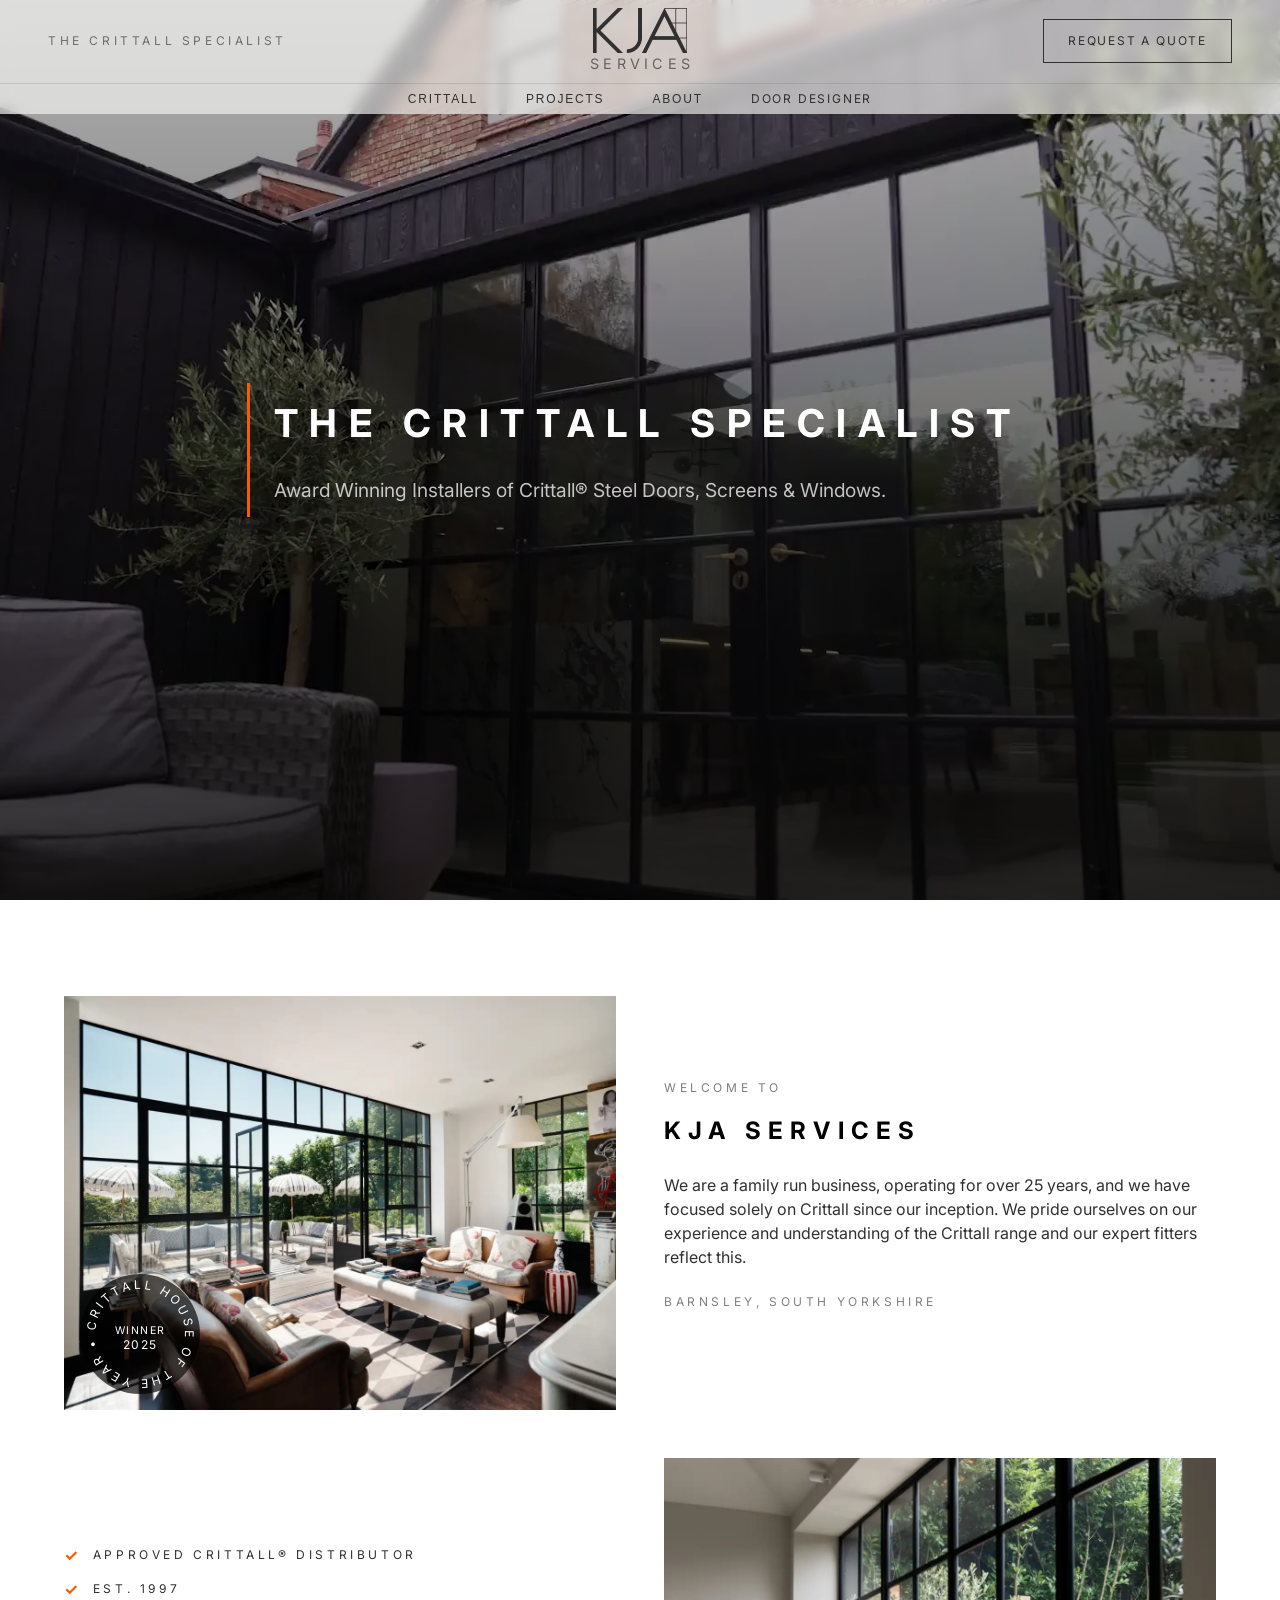
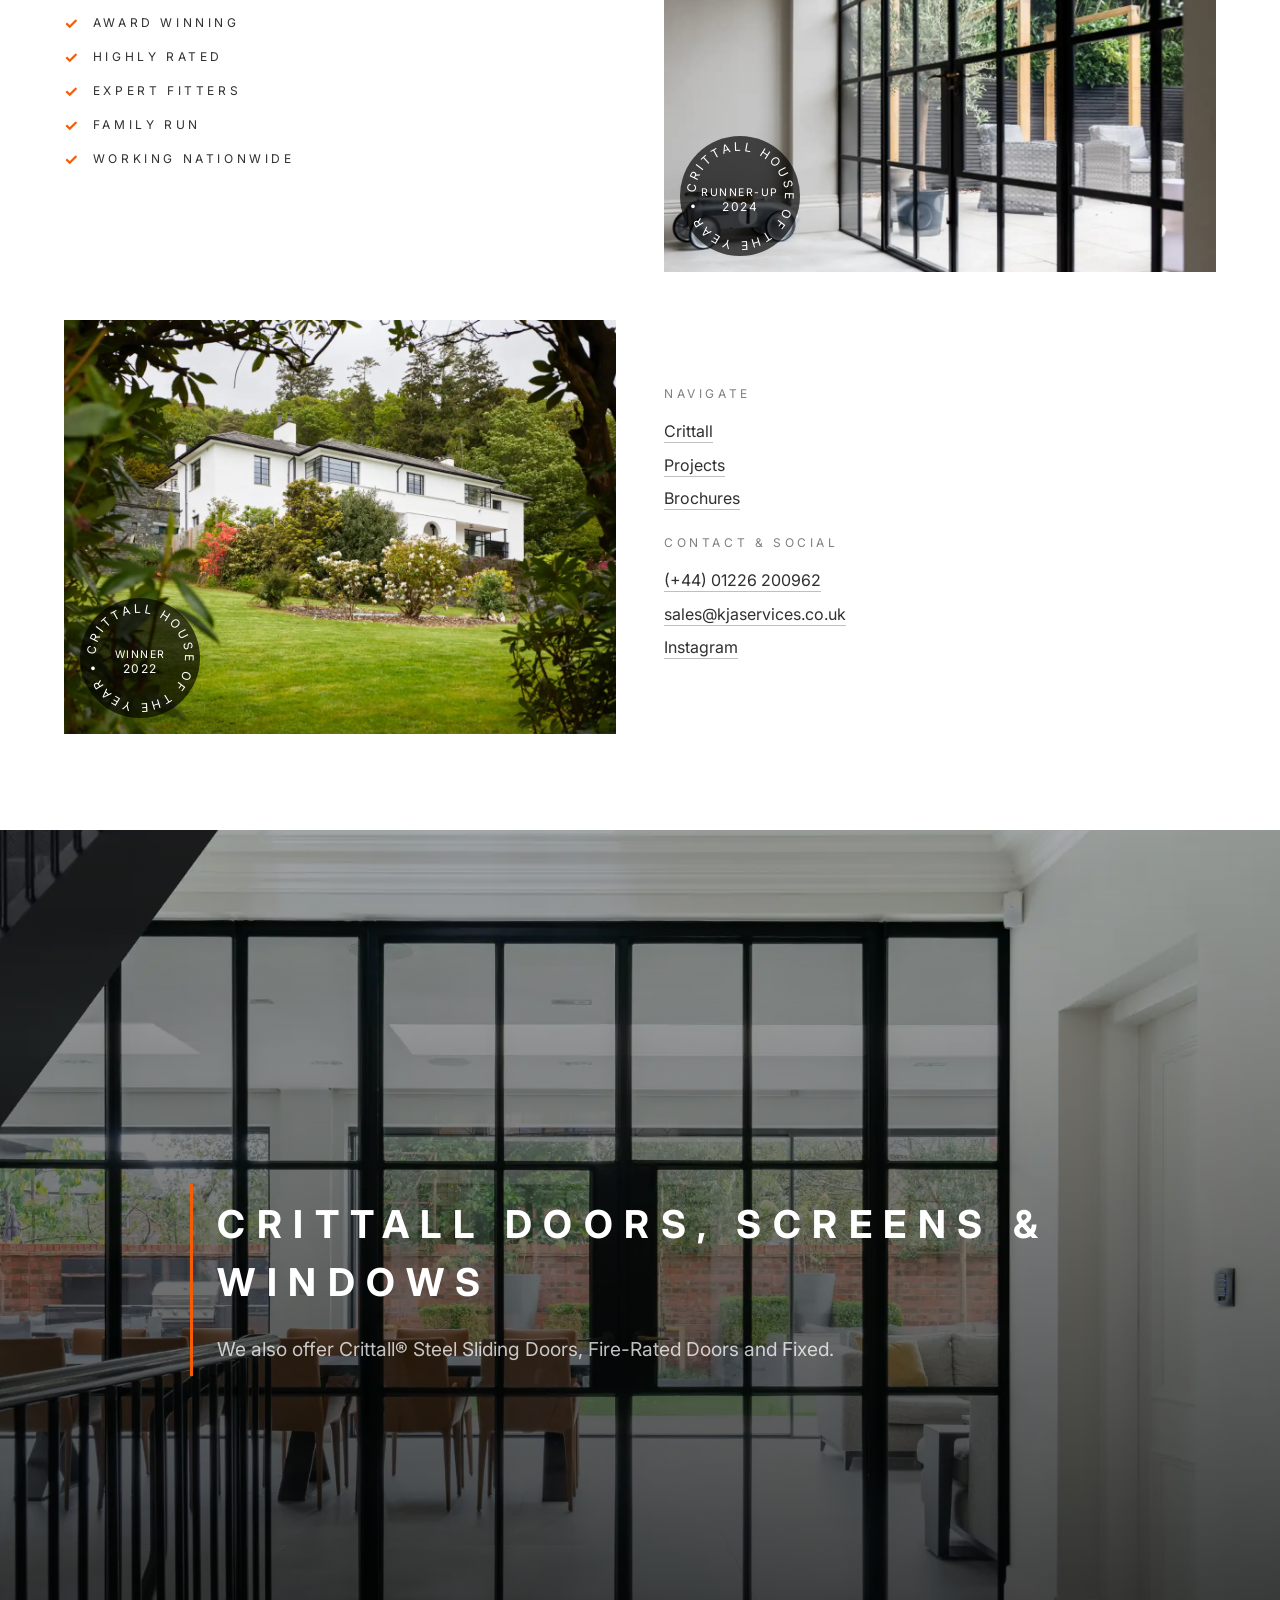
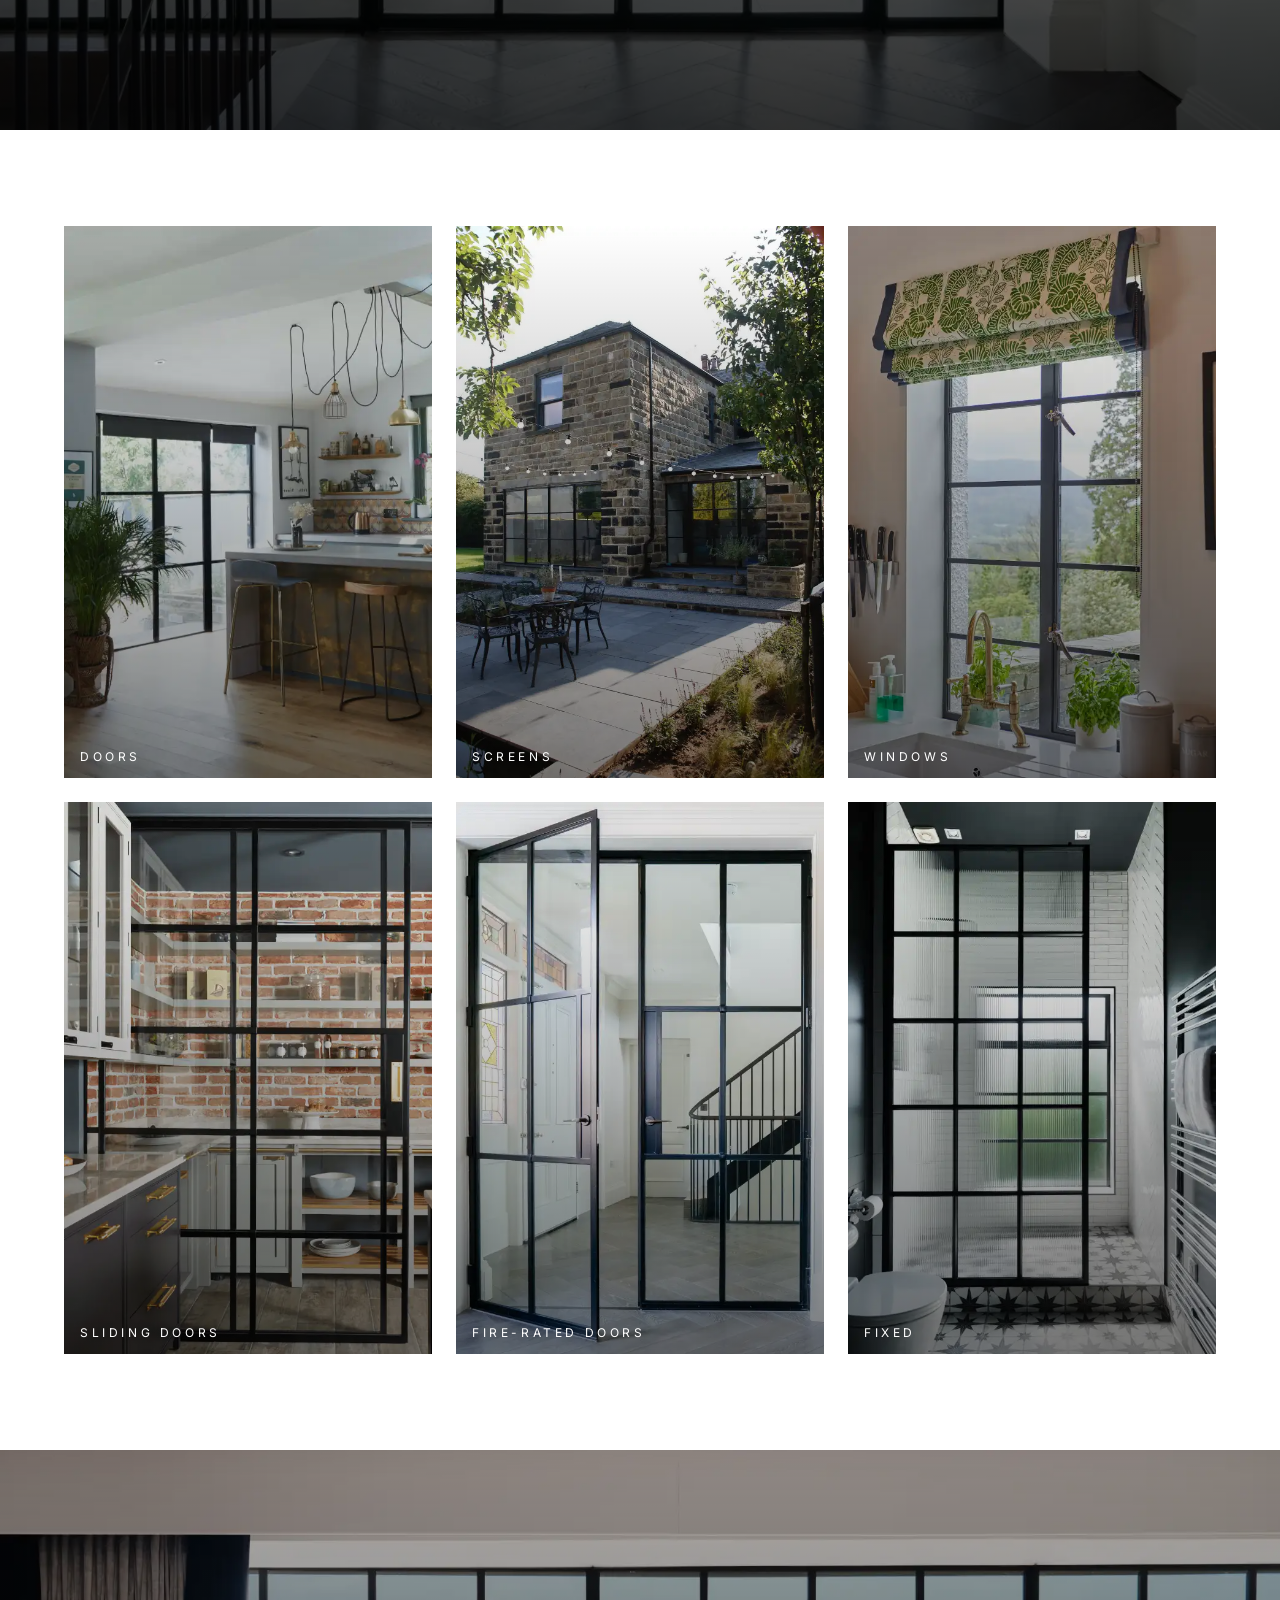
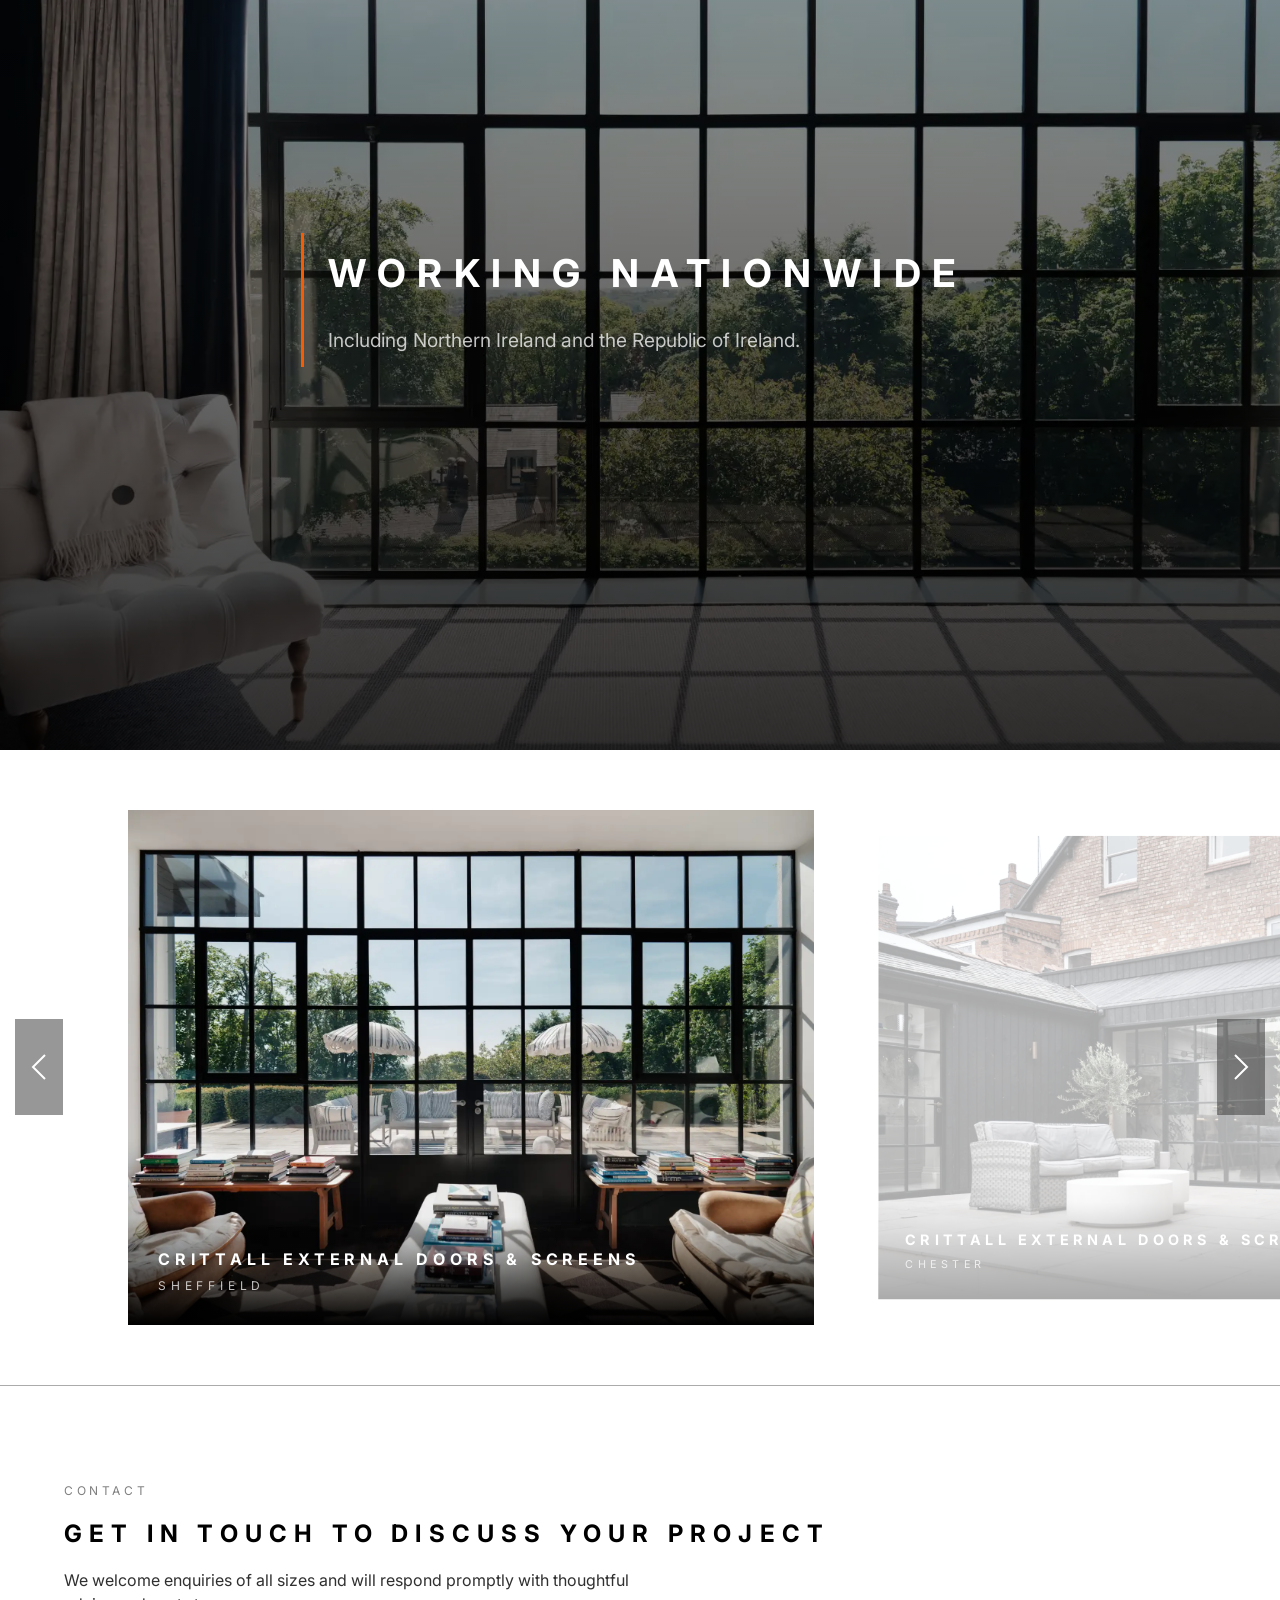
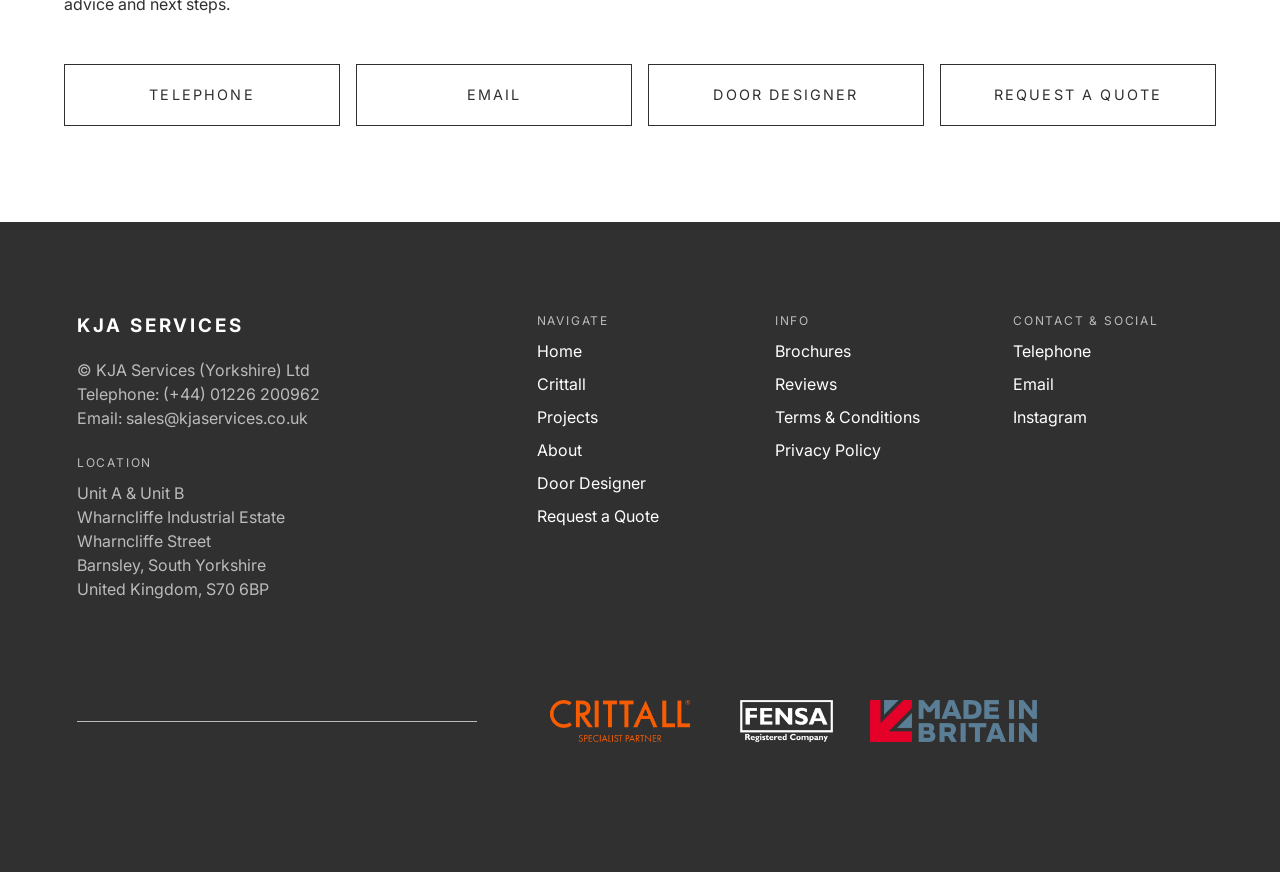
<file: index.html>
<!---HEAD✅--->

<!DOCTYPE html>
<html lang="en">
<head>

<meta charset="UTF-8">
<meta name="viewport" content="width=device-width, initial-scale=1">

<!---Page_Specific❗--->

<title>Crittall Steel Doors, Screens & Windows — KJA Services</title>

<!---Page_Specific❗--->

<meta name="description" content="KJA Services are approved Crittall specialists installing steel doors, screens and windows across the UK and Ireland, with over 25 years of award-winning experience.">

<!---Global✅--->

<meta name="robots" content="index, follow">

<!---Page_Specific❗--->

<link rel="canonical" href="https://www.kjaservices.co.uk/">

<!---HEAD---Mobile✅--->

<meta name="theme-color" content="#303030">
<meta name="format-detection" content="telephone=no">

<style>
.mobile-menu { transform: translate3d(-100%,0,0); }
</style>

<!---HEAD---Fonts✅--->

<link rel="preconnect" href="https://fonts.googleapis.com">
<link rel="preconnect" href="https://fonts.gstatic.com" crossorigin>
<link href="https://fonts.googleapis.com/css2?family=Inter:wght@400&display=swap" rel="stylesheet">

<!---HEAD---Style✅--->

<link rel="stylesheet" href="style.css">

<!---HEAD---Open_Graph✅--->

<meta property="og:title" content="KJA Services | The Crittall Specialist">
<meta property="og:description" content="Award-winning Crittall specialists installing Steel Doors, Screens and Windows across the UK and Ireland.">
<meta property="og:type" content="website">
<meta property="og:url" content="https://www.kjaservices.co.uk/">
<meta property="og:image" content="https://www.kjaservices.co.uk/images/social_preview.png">
<meta property="og:site_name" content="KJA Services">
<meta property="og:locale" content="en_GB">

<!---HEAD---Favicon✅--->

<link rel="icon" href="/favicon.png" sizes="180x180" type="image/png">
<link rel="apple-touch-icon" href="/favicon.png">

<!---HEAD---Structured_Data:Business✅--->

<script type="application/ld+json">
{
"@context": "https://schema.org",
"@type": "HomeAndConstructionBusiness",
"@id": "https://www.kjaservices.co.uk/#business",
"name": "KJA Services",
"url": "https://www.kjaservices.co.uk/",
"logo": "https://www.kjaservices.co.uk/images/business_logo.png",
"image": "https://www.kjaservices.co.uk/images/social_preview.png",
"description": "Award-winning Crittall specialists installing Steel Doors, Screens and Windows across the UK and Ireland.",
"telephone": "+441226200962",
"foundingDate": "1997",

"address": {
"@type": "PostalAddress",
"streetAddress": "Unit A & Unit B, Wharncliffe Industrial Estate, Wharncliffe Street",
"addressLocality": "Barnsley",
"addressRegion": "South Yorkshire",
"postalCode": "S70 6BP",
"addressCountry": "GB"
},

"areaServed": [
{
"@type": "Country",
"name": "United Kingdom"
},
{
"@type": "Country",
"name": "Ireland"
}
],

"sameAs": [
"https://www.instagram.com/kjaservices"
]
}
</script>

<!---HEAD---Structured_Data:Services✅--->

<script type="application/ld+json">
{
"@context": "https://schema.org",
"@type": "Service",
"serviceType": "Crittall Steel Doors, Screens and Windows Installation",
"provider": {
"@id": "https://www.kjaservices.co.uk/#business"
},

"areaServed": [
{
"@type": "Country",
"name": "United Kingdom"
},
{
"@type": "Country",
"name": "Ireland"
}
],

"hasOfferCatalog": {
"@type": "OfferCatalog",
"name": "Crittall Installation",
"itemListElement": [

{
"@type": "Offer",
"itemOffered": {
"@type": "Service",
"name": "Crittall Steel Doors Installation"
}
},

{
"@type": "Offer",
"itemOffered": {
"@type": "Service",
"name": "Crittall Steel Screens Installation"
}
},

{
"@type": "Offer",
"itemOffered": {
"@type": "Service",
"name": "Crittall Steel Windows Installation"
}
},

{
"@type": "Offer",
"itemOffered": {
"@type": "Service",
"name": "Crittall Steel Sliding Doors Installation"
}
},

{
"@type": "Offer",
"itemOffered": {
"@type": "Service",
"name": "Crittall Steel Fire-Rated Doors Installation"
}
},

{
"@type": "Offer",
"itemOffered": {
"@type": "Service",
"name": "Crittall Steel Fixed Installation"
}
}

]
}
}
</script>

<!---HEAD---Structured_Data:Website✅--->

<script type="application/ld+json">
{
"@context": "https://schema.org",
"@type": "WebSite",
"url": "https://www.kjaservices.co.uk/",
"name": "KJA Services",
"publisher": {
"@id": "https://www.kjaservices.co.uk/#business"
}
}
</script>

<!---HEAD---Google_Analytics✅--->

<script async src="https://www.googletagmanager.com/gtag/js?id=G-CEJVWQ58V5"></script>
<script>
window.dataLayer = window.dataLayer || [];
function gtag(){dataLayer.push(arguments);}
gtag('js', new Date());

gtag('config', 'G-CEJVWQ58V5');
</script>

</head>
<body>

<!---NAVIGATION✅--->

<header class="site-header">

<div class="nav-top">

<div class="nav-slogan">
The Crittall Specialist
</div>

<a href="/" class="logo">
<div class="logo-icon">
<img src="images/logo.png" class="logo-main" alt="KJA Services">
<img src="images/logo_hover.png" class="logo-hover" alt="KJA Services">
</div>
<span class="logo-light">Services</span>
</a>

<a href="/quote" class="cta">Request a Quote</a>

<div class="menu-toggle">
<span></span>
<span></span>
<span></span>
</div>
</div>

<div class="nav-bottom">

<nav class="nav-links">
<div class="dropdown">
<button>Crittall</button>
<div class="dropdown-menu">
<a href="/crittall">Crittall</a>
<a href="/products">Products</a>
<a href="/services">Services</a>
</div>
</div>

<div class="dropdown">
<button>Projects</button>
<div class="dropdown-menu">
<a href="/projects">Projects</a>
<a href="/case-studies">Case Studies</a>
<a href="/videos">Videos</a>
</div>
</div>

<div class="dropdown">
<button>About</button>
<div class="dropdown-menu">
<a href="/about">About</a>
<a href="/awards-articles">Awards & Articles</a>
<a href="/faq">FAQ</a>
</div>
</div>

<a href="/door-designer" class="nav-link">Door Designer</a>

</nav>
</div>

<div class="mobile-menu">

<div class="mobile-dropdown">
<div class="mobile-title">Crittall ▽</div>
<div class="mobile-sub">
<a href="/crittall">Crittall</a>
<a href="/products">Products</a>
<a href="/services">Services</a>
</div>
</div>

<div class="mobile-dropdown">
<div class="mobile-title">Projects ▽</div>
<div class="mobile-sub">
<a href="/projects">Projects</a>
<a href="/case-studies">Case Studies</a>
<a href="/videos">Videos</a>
</div>
</div>

<div class="mobile-dropdown">
<div class="mobile-title">About ▽</div>
<div class="mobile-sub">
<a href="/about">About</a>
<a href="/awards-articles">Awards & Articles</a>
<a href="/faq">FAQ</a>
</div>
</div>

<a href="/door-designer" class="mobile-link">Door Designer</a>

<a href="/quote" class="mobile-cta">Request a Quote</a>

</div>
</header>

<!---BANNER_VIDEO✅--->

<section class="banner banner-video">

<img src="images/home/01.webp" alt="Crittall steel doors installed in Chester home">

<video
class="banner-video-native"
autoplay
muted
loop
playsinline
preload="none"
poster="images/home/01.webp"
>

<source src="videos/01.mp4" type="video/mp4"></video>

<div class="banner-overlay">
<div class="banner-content">
<h1>The Crittall Specialist</h1>
<p>Award Winning Installers of Crittall® Steel Doors, Screens & Windows.</p>
</div>
</div>

</section>

<!---CONTENT✅--->

<section class="section">

<div class="content">
<div class="content-text slide-in">
<span class="introduction">Welcome to</span>
<h2>KJA Services</h2>
<p>We are a family run business, operating for over 25 years, and we have focused solely on Crittall since our inception. We pride ourselves on our experience and understanding of the Crittall range and our expert fitters reflect this.</p><br>
<span class="introduction">Barnsley, South Yorkshire</span>
</div>

<div class="content-image fade-in">
<a href="/crittall-house-of-the-year-winner-2025" class="image-link">

<img src="images/home/02.webp"
alt="Crittall steel doors installed in Sheffield home"
width="1200"
height="900"
loading="lazy">

<div class="badge">
<svg viewBox="0 0 120 120" aria-hidden="true">
<circle class="badge-bg" cx="60" cy="60" r="60"/>
<defs>
<path id="badgeTextPath"
d="M60,60
m-45,0
a45,45 0 1,1 90,0
a45,45 0 1,1 -90,0"/>
</defs>

<text class="badge-ring"><textPath href="#badgeTextPath" startOffset="50%">Crittall House of the Year •</textPath></text>
<text class="badge-text" x="60" y="60">Winner</text>
<text class="badge-year" x="60" y="75">2025</text>
</svg>
</div>
</a>
</div>
</div>

<div class="content">
<div class="content-text slide-in">
<ul class="content-list">
<li>Approved Crittall® Distributor</li>
<li>Est. 1997</li>
<li>Award Winning</li>
<li>Highly Rated</li>
<li>Expert Fitters</li>
<li>Family Run</li>
<li>Working Nationwide</li>
</ul>
</div>

<div class="content-image fade-in">
<a href="/crittall-house-of-the-year-runner-up-2024" class="image-link">

<img src="images/home/03.webp"
alt="Crittall steel doors installed in Chester home"
width="1200"
height="900"
loading="lazy">

<div class="badge">
<svg viewBox="0 0 120 120" aria-hidden="true">
<circle class="badge-bg" cx="60" cy="60" r="60"/>
<defs>
<path id="badgeTextPath"
d="M60,60
m-45,0
a45,45 0 1,1 90,0
a45,45 0 1,1 -90,0"/>
</defs>

<text class="badge-ring"><textPath href="#badgeTextPath" startOffset="50%">Crittall House of the Year •</textPath></text>
<text class="badge-text" x="60" y="60">Runner-Up</text>
<text class="badge-year" x="60" y="75">2024</text>
</svg>
</div>
</a>
</div>
</div>

<div class="content">
<div class="content-text slide-in">
<span class="introduction">Navigate</span>
<a href="/crittall" class="content-link">Crittall</a>
<a href="/projects" class="content-link">Projects</a>
<a href="/brochures" class="content-link">Brochures</a>
<span class="introduction group-spacing">Contact & Social</span>
<a href="tel:+441226200962" class="content-link">(+44) 01226 200962</a>
<a href="mailto:sales@kjaservices.co.uk" class="content-link">sales@kjaservices.co.uk</a>
<a href="https://www.instagram.com/kjaservices" class="content-link" target="_blank" rel="noopener noreferrer">Instagram</a>
</div>

<div class="content-image fade-in">
<a href="/crittall-house-of-the-year-winner-2022" class="image-link">

<img src="images/home/04.webp"
alt="Crittall steel windows installed in Keswick home"
width="1200"
height="900"
loading="lazy">

<div class="badge">
<svg viewBox="0 0 120 120" aria-hidden="true">
<circle class="badge-bg" cx="60" cy="60" r="60"/>
<defs>
<path id="badgeTextPath"
d="M60,60
m-45,0
a45,45 0 1,1 90,0
a45,45 0 1,1 -90,0"/>
</defs>

<text class="badge-ring"><textPath href="#badgeTextPath" startOffset="50%">Crittall House of the Year •</textPath></text>
<text class="badge-text" x="60" y="60">Winner</text>
<text class="badge-year" x="60" y="75">2022</text>
</svg>
</div>
</a>
</div>
</div>

</section>

<!---BANNER_IMAGE✅--->

<section class="banner banner-image">
<img src="images/home/05.webp" alt="Crittall steel doors installed in Manchester home">

<div class="banner-overlay">
<div class="banner-content">
<h1>Crittall Doors, Screens & Windows</h1>
<p>We also offer Crittall® Steel Sliding Doors, Fire-Rated Doors and Fixed.</p>
</div>
</div>
</section>

<!---PRODUCTS✅--->

<section class="products section fade-in">
<div class="products-grid">

<a href="/crittall-doors" class="product-item">
<img src="images/home/products/01.webp" alt="Crittall Steel Doors">
<span class="product-label">Doors</span>
</a>

<a href="/crittall-screens" class="product-item">
<img src="images/home/products/02.webp" alt="Crittall Steel Screens">
<span class="product-label">Screens</span>
</a>

<a href="/crittall-windows" class="product-item">
<img src="images/home/products/03.webp" alt="Crittall Steel Windows">
<span class="product-label">Windows</span>
</a>

<a href="/crittall-sliding-doors" class="product-item">
<img src="images/home/products/04.webp" alt="Crittall Steel Sliding Doors">
<span class="product-label">Sliding Doors</span>
</a>

<a href="/crittall-fire-rated" class="product-item">
<img src="images/home/products/05.webp" alt="Crittall Steel Fire-Rated Doors">
<span class="product-label">Fire-Rated Doors</span>
</a>

<a href="/crittall-fixed" class="product-item">
<img src="images/home/products/06.webp" alt="Crittall Steel Fixed">
<span class="product-label">Fixed</span>
</a>

</div>
</section>

<!---BANNER_IMAGE✅--->

<section class="banner banner-image">
<img src="images/home/06.webp" alt="Crittall steel doors installed in Sheffield home">

<div class="banner-overlay">
<div class="banner-content">
<h1>Working Nationwide</h1>
<p>Including Northern Ireland and the Republic of Ireland.</p>
</div>
</div>
</section>

<!---FEATURED✅--->

<div class="content-image fade-in">

<section class="featured">

<div class="carousel">

<div class="slide active">
<a href="/crittall-house-of-the-year-winner-2025">

<div class="slide-image">
<img src="images/case-studies/07/01.webp"
srcset="images/home/featured/07.webp 1200w, images/case-studies/07/01.webp 1800w"
width="1200"
height="900"
loading="lazy"
decoding="async"
alt="Crittall Steel External Doors & Screens installed in Sheffield">
</div>

<div class="slide-overlay">
<h3>Crittall External Doors & Screens</h3>
<p>Sheffield</p>
</div>
</a>
</div>

<div class="slide">
<a href="/crittall-house-of-the-year-runner-up-2024">

<div class="slide-image">
<img src="images/case-studies/06/01.webp"
srcset="images/home/featured/06.webp 1200w, images/case-studies/06/01.webp 1800w"
width="1200"
height="900"
loading="lazy"
decoding="async"
alt="Crittall Steel External Doors & Screens installed in Chester">
</div>

<div class="slide-overlay">
<h3>Crittall External Doors & Screens</h3>
<p>Chester</p>
</div>
</a>
</div>

<div class="slide">
<a href="/crittall-doors-morzine-france">

<div class="slide-image">
<img src="images/case-studies/05/01.webp"
srcset="images/home/featured/05.webp 1200w, images/case-studies/05/01.webp 1800w"
width="1200"
height="900"
loading="lazy"
decoding="async"
alt="Crittall Steel Internal Doors & Screens installed in Morzine, France">
</div>

<div class="slide-overlay">
<h3>Crittall Internal Doors & Screens</h3>
<p>Morzine, France</p>
</div>
</a>
</div>

<div class="slide">
<a href="/crittall-house-of-the-year-winner-2022">

<div class="slide-image">
<img src="images/case-studies/04/01.webp"
srcset="images/home/featured/04.webp 1200w, images/case-studies/04/01.webp 1800w"
width="1200"
height="900"
loading="lazy"
decoding="async"
alt="Crittall Steel External Doors & Windows installed in Keswick">
</div>

<div class="slide-overlay">
<h3>Crittall External Doors & Windows</h3>
<p>Keswick</p>
</div>
</a>
</div>

<div class="slide">
<a href="/crittall-doors-london">

<div class="slide-image">
<img src="images/case-studies/03/01.webp"
srcset="images/home/featured/03.webp 1200w, images/case-studies/03/01.webp 1800w"
width="1200"
height="900"
loading="lazy"
decoding="async"
alt="Crittall Steel External Doors & Windows installed in London">
</div>

<div class="slide-overlay">
<h3>Crittall External Doors & Windows</h3>
<p>London</p>
</div>
</a>
</div>

<div class="slide">
<a href="/crittall-doors-manchester">

<div class="slide-image">
<img src="images/case-studies/02/01.webp"
srcset="images/home/featured/02.webp 1200w, images/case-studies/02/01.webp 1800w"
width="1200"
height="900"
loading="lazy"
decoding="async"
alt="Crittall Steel Fire-Rated Doors & Screens installed in Manchester">
</div>

<div class="slide-overlay">
<h3>Crittall Fire-Rated Doors & Screens</h3>
<p>Manchester</p>
</div>
</a>
</div>

<div class="slide">
<a href="/crittall-doors-leeds">

<div class="slide-image">
<img src="images/case-studies/01/01.webp"
srcset="images/home/featured/01.webp 1200w, images/case-studies/01/01.webp 1800w"
width="1200"
height="900"
loading="lazy"
decoding="async"
alt="Crittall Steel External Doors & Screens installed in Leeds">
</div>

<div class="slide-overlay">
<h3>Crittall External Doors & Screens</h3>
<p>Leeds</p>
</div>
</a>
</div>

</div>

<button class="nav prev" aria-label="Previous slide">
<svg viewBox="0 0 24 24">
<path d="M15 18L9 12L15 6"/>
</svg>
</button>

<button class="nav next" aria-label="Next slide">
<svg viewBox="0 0 24 24">
<path d="M9 6L15 12L9 18"/>
</svg>
</button>

</div>
</section>

<!---CONTACT✅--->

<hr class="divider">

<section id="contact" class="section contact">
<span class="introduction">Contact</span>
<h2>Get in touch to discuss your project</h2>
<p>We welcome enquiries of all sizes and will respond promptly with thoughtful advice and next steps.</p>

<div class="contact-buttons">
<a href="tel:+441226200962" class="btn">Telephone</a>
<a href="mailto:sales@kjaservices.co.uk" class="btn">Email</a>
<a href="/door-designer" class="btn">Door Designer</a>
<a href="/quote" class="btn">Request a Quote</a>
</div>

</section>

<!---FOOTER✅--->

<footer class="footer">
<div class="footer-inner">

<div class="footer-text">

<h3>KJA Services</h3>

<p>© KJA Services (Yorkshire) Ltd<br>
Telephone: (+44) 01226 200962<br>
Email: sales@kjaservices.co.uk</p>

<br>

<span class="footer-title">Location</span>

<p>Unit A & Unit B<br>
Wharncliffe Industrial Estate<br>
Wharncliffe Street<br>
Barnsley, South Yorkshire<br>
United Kingdom, S70 6BP</p></div>

<div class="footer-links">

<div>
<span class="footer-title">Navigate</span>
<a href="/">Home</a>
<a href="/crittall">Crittall</a>
<a href="/projects">Projects</a>
<a href="/about">About</a>
<a href="/door-designer">Door Designer</a>
<a href="/quote">Request a Quote</a>
</div>

<div>
<span class="footer-title">Info</span>
<a href="/brochures">Brochures</a>
<a href="/reviews">Reviews</a>
<a href="/terms">Terms & Conditions</a>
<a href="/privacy">Privacy Policy</a>
</div>

<div>
<span class="footer-title">Contact & Social</span>
<a href="tel:+441226200962">Telephone</a>
<a href="mailto:sales@kjaservices.co.uk">Email</a>
<a href="https://www.instagram.com/kjaservices" target="_blank" rel="noopener noreferrer">Instagram</a>
</div>
</div>

<div class="footer-divider"></div>

<div class="footer-grid">

<div class="footer-left">
<img src="images/crittall_logo.png" alt="Crittall Logo">
</div>

<div class="footer-center">
<img src="images/fensa_logo.png" alt="FENSA Logo">
</div>

<div class="footer-right">
<img src="images/made_in_britain_logo.png" alt="Made in Britain Logo">
</div>

<div class="footer-reviews">
<script src="https://elfsightcdn.com/platform.js" async></script>
<div class="elfsight-app-a3edc7b7-a31a-4ff6-9f54-83a58d72ba15" data-elfsight-app-lazy></div>
</div>
</div>

<!---SCRIPT✅--->

<script src="script.js" defer></script>

</body>
</html>
</file>
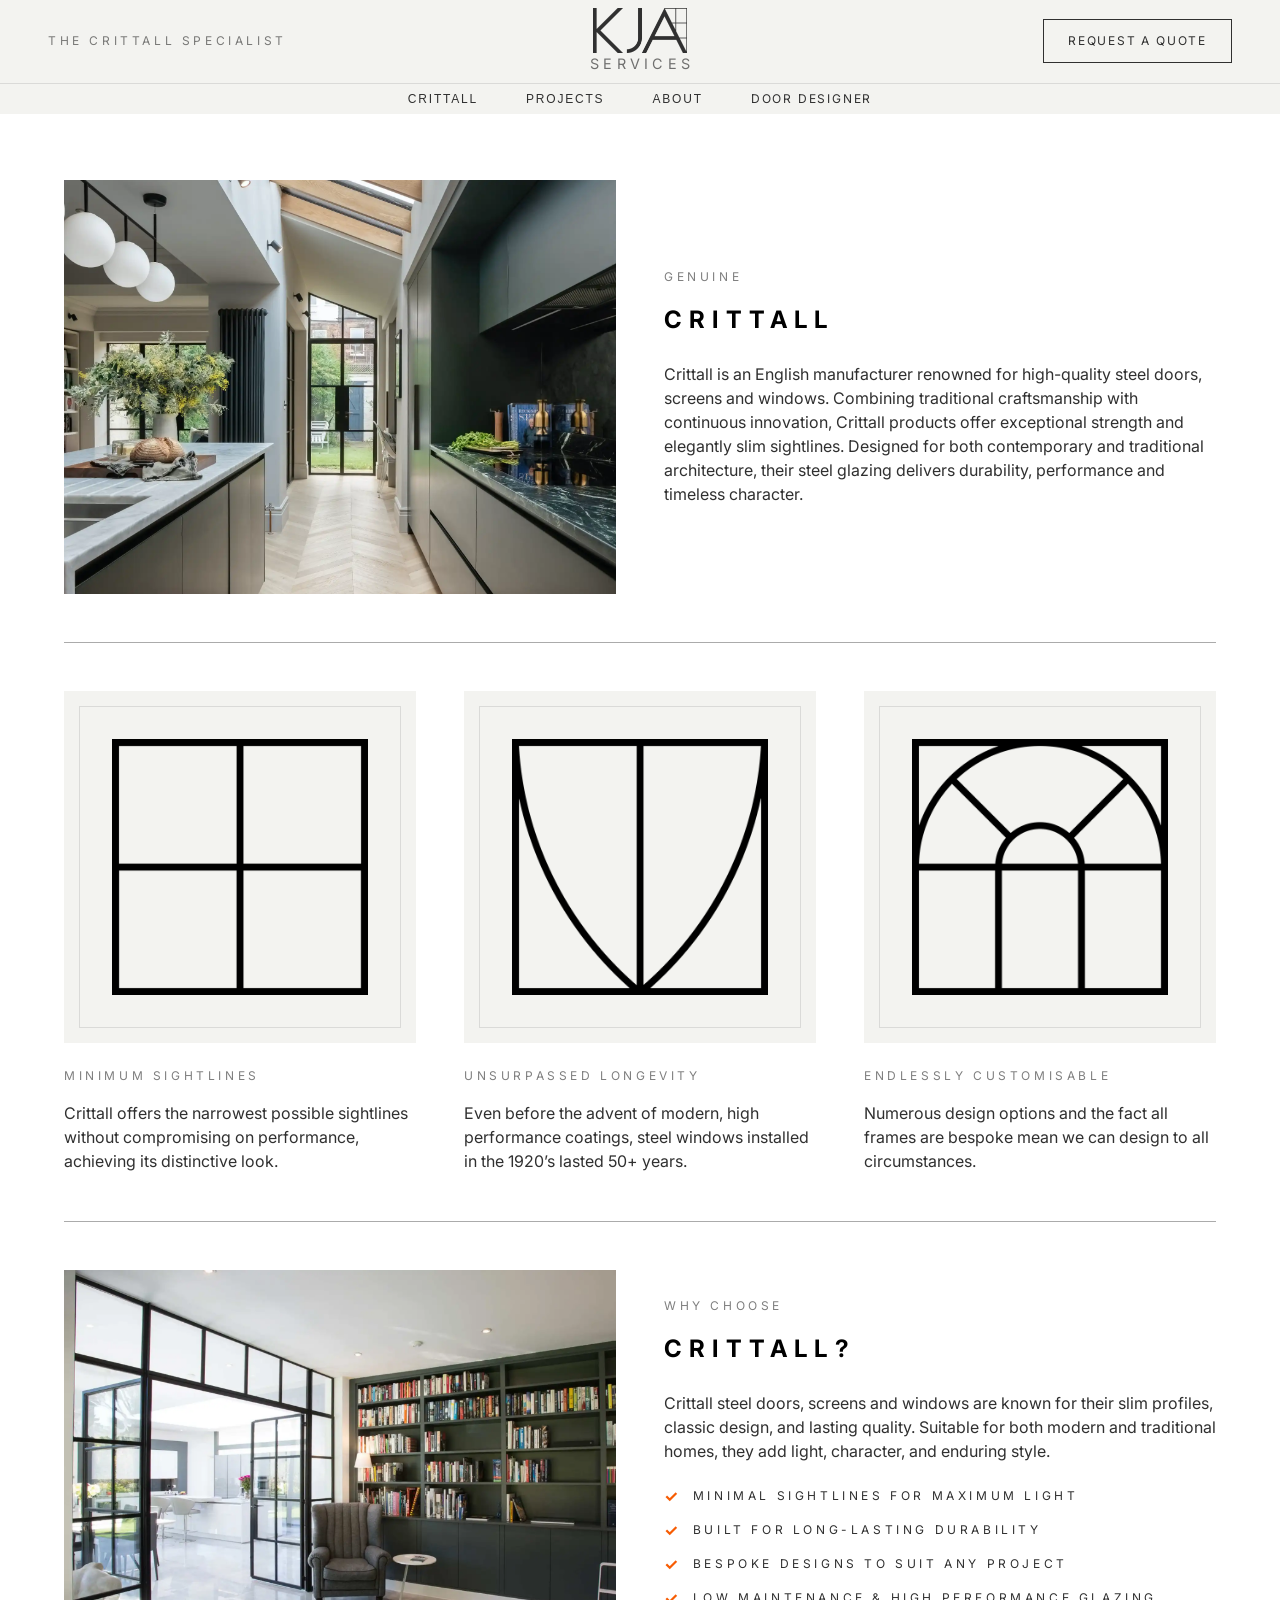
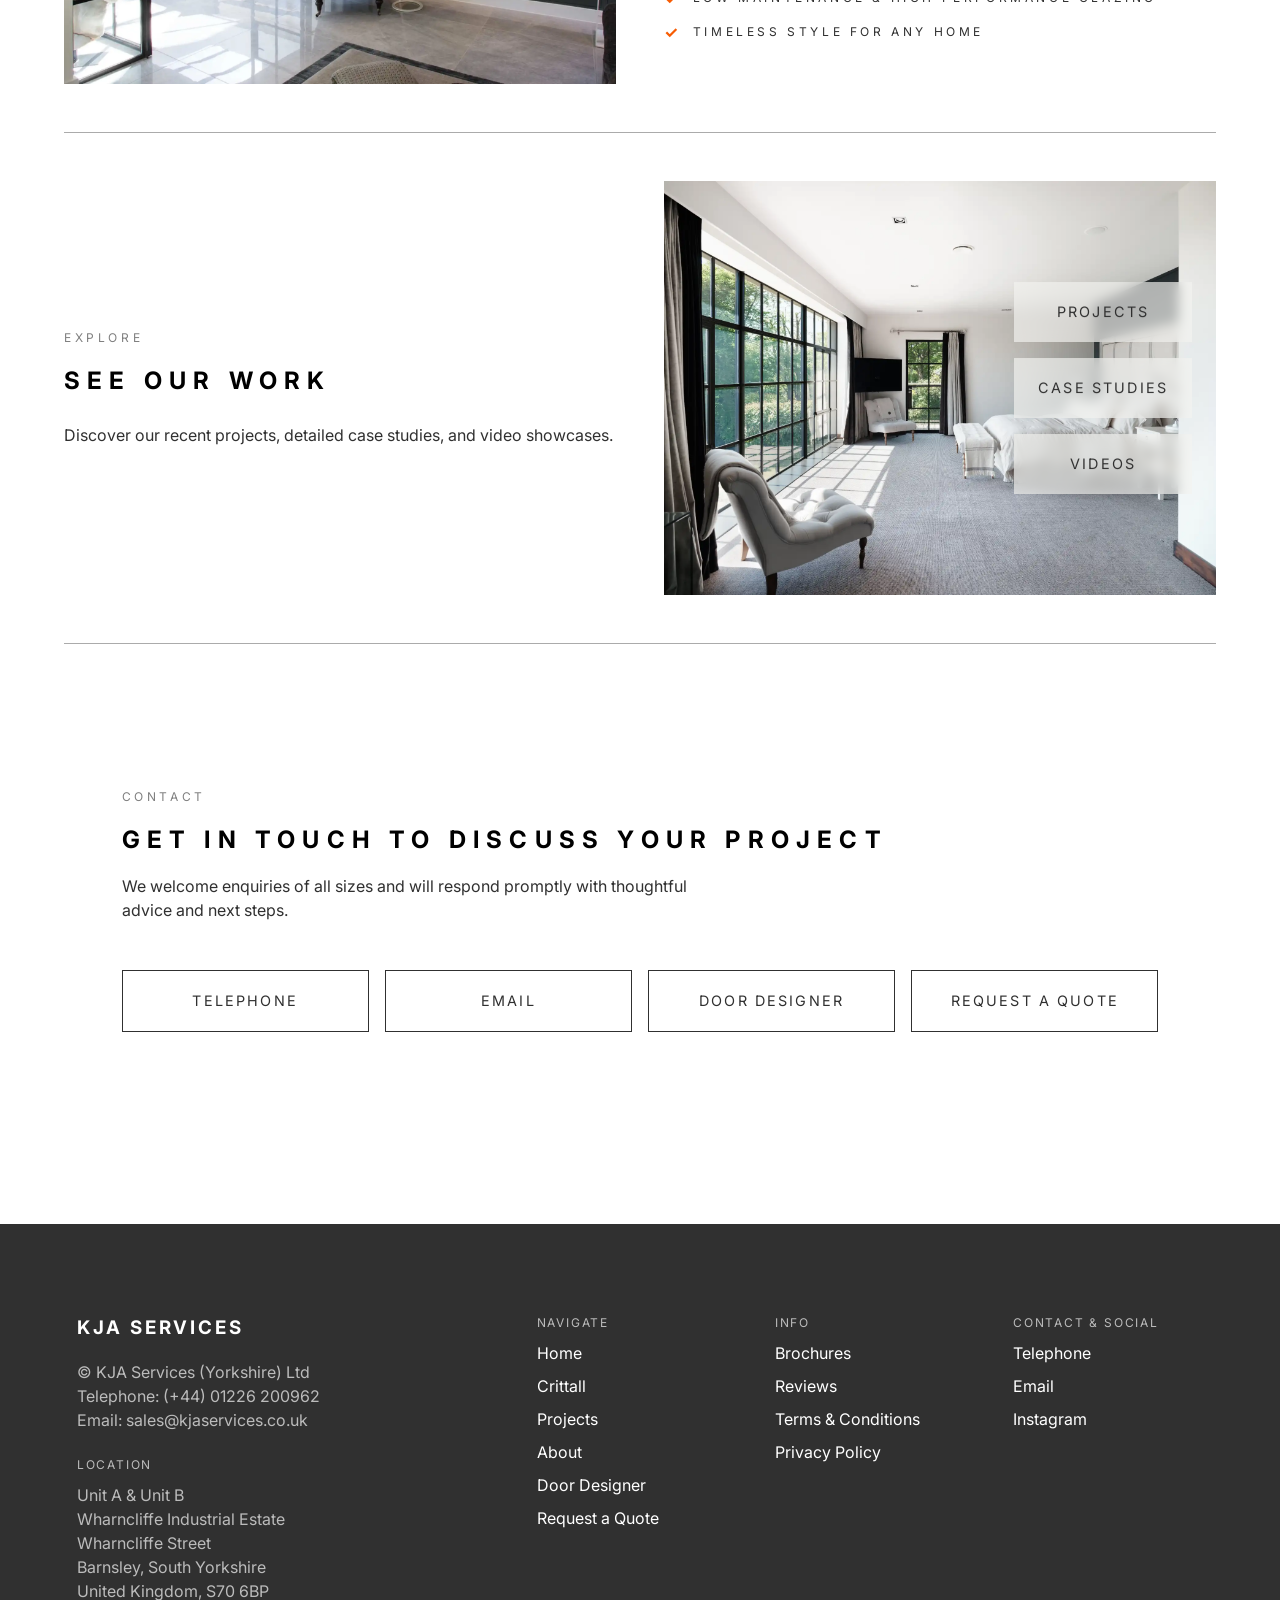
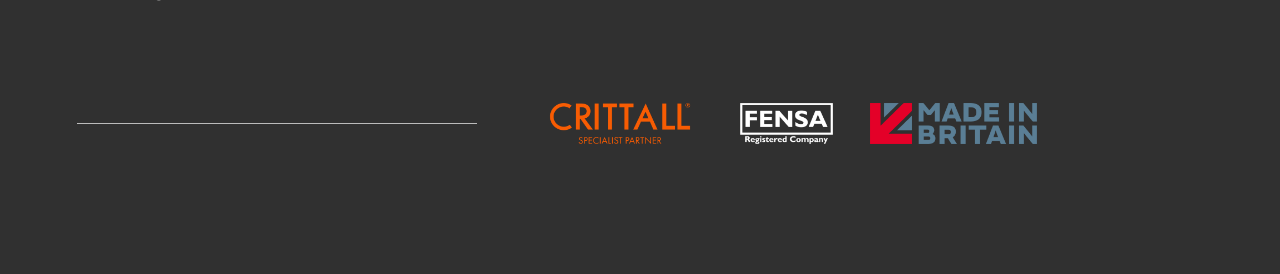
<file: crittall.html>
<!---HEAD✅--->

<!DOCTYPE html>
<html lang="en">
<head>

<meta charset="UTF-8">
<meta name="viewport" content="width=device-width, initial-scale=1">

<!---Page_Specific❗--->

<title>Crittall — KJA Services</title>

<!---Page_Specific❗--->

<meta name="description" content="Crittall steel doors, screens and windows installed across the UK & Ireland. Approved specialists with over 25 years of experience delivering bespoke steel glazing solutions.">

<!---Global✅--->

<meta name="robots" content="index, follow">

<!---Page_Specific❗--->

<link rel="canonical" href="https://www.kjaservices.co.uk/crittall">

<!---HEAD---Mobile✅--->

<meta name="theme-color" content="#303030">
<meta name="format-detection" content="telephone=no">

<style>
.mobile-menu { transform: translate3d(-100%,0,0); }
</style>

<!---HEAD---Fonts✅--->

<link rel="preconnect" href="https://fonts.googleapis.com">
<link rel="preconnect" href="https://fonts.gstatic.com" crossorigin>
<link href="https://fonts.googleapis.com/css2?family=Inter:wght@400&display=swap" rel="stylesheet">

<!---HEAD---Style✅--->

<link rel="stylesheet" href="style.css">

<!---HEAD---Open_Graph✅--->

<meta property="og:title" content="KJA Services | The Crittall Specialist">
<meta property="og:description" content="Award-winning Crittall specialists installing Steel Doors, Screens and Windows across the UK and Ireland.">
<meta property="og:type" content="website">
<meta property="og:url" content="https://www.kjaservices.co.uk/">
<meta property="og:image" content="https://www.kjaservices.co.uk/images/social_preview.png">
<meta property="og:site_name" content="KJA Services">
<meta property="og:locale" content="en_GB">

<!---HEAD---Favicon✅--->

<link rel="icon" href="/favicon.png" sizes="180x180" type="image/png">
<link rel="apple-touch-icon" href="/favicon.png">

<!---HEAD---Structured_Data:Business✅--->

<script type="application/ld+json">
{
"@context": "https://schema.org",
"@type": "HomeAndConstructionBusiness",
"@id": "https://www.kjaservices.co.uk/#business",
"name": "KJA Services",
"url": "https://www.kjaservices.co.uk/",
"logo": "https://www.kjaservices.co.uk/images/business_logo.png",
"image": "https://www.kjaservices.co.uk/images/social_preview.png",
"description": "Award-winning Crittall specialists installing Steel Doors, Screens and Windows across the UK and Ireland.",
"telephone": "+441226200962",
"foundingDate": "1997",

"address": {
"@type": "PostalAddress",
"streetAddress": "Unit A & Unit B, Wharncliffe Industrial Estate, Wharncliffe Street",
"addressLocality": "Barnsley",
"addressRegion": "South Yorkshire",
"postalCode": "S70 6BP",
"addressCountry": "GB"
},

"areaServed": [
{
"@type": "Country",
"name": "United Kingdom"
},
{
"@type": "Country",
"name": "Ireland"
}
],

"sameAs": [
"https://www.instagram.com/kjaservices"
]
}
</script>

<!---HEAD---Structured_Data:Services✅--->

<script type="application/ld+json">
{
"@context": "https://schema.org",
"@type": "Service",
"serviceType": "Crittall Steel Doors, Screens and Windows Installation",
"provider": {
"@id": "https://www.kjaservices.co.uk/#business"
},

"areaServed": [
{
"@type": "Country",
"name": "United Kingdom"
},
{
"@type": "Country",
"name": "Ireland"
}
],

"hasOfferCatalog": {
"@type": "OfferCatalog",
"name": "Crittall Installation",
"itemListElement": [

{
"@type": "Offer",
"itemOffered": {
"@type": "Service",
"name": "Crittall Steel Doors Installation"
}
},

{
"@type": "Offer",
"itemOffered": {
"@type": "Service",
"name": "Crittall Steel Screens Installation"
}
},

{
"@type": "Offer",
"itemOffered": {
"@type": "Service",
"name": "Crittall Steel Windows Installation"
}
},

{
"@type": "Offer",
"itemOffered": {
"@type": "Service",
"name": "Crittall Steel Sliding Doors Installation"
}
},

{
"@type": "Offer",
"itemOffered": {
"@type": "Service",
"name": "Crittall Steel Fire-Rated Doors Installation"
}
},

{
"@type": "Offer",
"itemOffered": {
"@type": "Service",
"name": "Crittall Steel Fixed Installation"
}
}

]
}
}
</script>

<!---HEAD---Structured_Data:Website✅--->

<script type="application/ld+json">
{
"@context": "https://schema.org",
"@type": "WebSite",
"url": "https://www.kjaservices.co.uk/",
"name": "KJA Services",
"publisher": {
"@id": "https://www.kjaservices.co.uk/#business"
}
}
</script>

<!---HEAD---Google_Analytics✅--->

<script async src="https://www.googletagmanager.com/gtag/js?id=G-CEJVWQ58V5"></script>
<script>
window.dataLayer = window.dataLayer || [];
function gtag(){dataLayer.push(arguments);}
gtag('js', new Date());

gtag('config', 'G-CEJVWQ58V5');
</script>

</head>
<body>

<!---NAVIGATION✅--->

<header class="site-header">

<div class="nav-top">

<div class="nav-slogan">
The Crittall Specialist
</div>

<a href="/" class="logo">
<div class="logo-icon">
<img src="images/logo.png" class="logo-main" alt="KJA Services">
<img src="images/logo_hover.png" class="logo-hover" alt="KJA Services">
</div>
<span class="logo-light">Services</span>
</a>

<a href="/quote" class="cta">Request a Quote</a>

<div class="menu-toggle">
<span></span>
<span></span>
<span></span>
</div>
</div>

<div class="nav-bottom">

<nav class="nav-links">
<div class="dropdown">
<button>Crittall</button>
<div class="dropdown-menu">
<a href="/crittall">Crittall</a>
<a href="/products">Products</a>
<a href="/services">Services</a>
</div>
</div>

<div class="dropdown">
<button>Projects</button>
<div class="dropdown-menu">
<a href="/projects">Projects</a>
<a href="/case-studies">Case Studies</a>
<a href="/videos">Videos</a>
</div>
</div>

<div class="dropdown">
<button>About</button>
<div class="dropdown-menu">
<a href="/about">About</a>
<a href="/awards-articles">Awards & Articles</a>
<a href="/faq">FAQ</a>
</div>
</div>

<a href="/door-designer" class="nav-link">Door Designer</a>

</nav>
</div>

<div class="mobile-menu">

<div class="mobile-dropdown">
<div class="mobile-title">Crittall ▽</div>
<div class="mobile-sub">
<a href="/crittall">Crittall</a>
<a href="/products">Products</a>
<a href="/services">Services</a>
</div>
</div>

<div class="mobile-dropdown">
<div class="mobile-title">Projects ▽</div>
<div class="mobile-sub">
<a href="/projects">Projects</a>
<a href="/case-studies">Case Studies</a>
<a href="/videos">Videos</a>
</div>
</div>

<div class="mobile-dropdown">
<div class="mobile-title">About ▽</div>
<div class="mobile-sub">
<a href="/about">About</a>
<a href="/awards-articles">Awards & Articles</a>
<a href="/faq">FAQ</a>
</div>
</div>

<a href="/door-designer" class="mobile-link">Door Designer</a>

<a href="/quote" class="mobile-cta">Request a Quote</a>

</div>
</header>

<!---SECTION_INTRODUCTION✅--->

<section class="section sitewide">

<div class="content">

<div class="content-image fade-in">
<img src="images/crittall/01.webp" alt="Crittall steel doors installed in Jesmond home">
</div>

<div class="content-text slide-in">
<span class="introduction">Genuine</span>

<h1>Crittall</h1>

<p>Crittall is an English manufacturer renowned for high-quality steel doors, screens and windows. Combining traditional craftsmanship with continuous innovation, Crittall products offer exceptional strength and elegantly slim sightlines. Designed for both contemporary and traditional architecture, their steel glazing delivers durability, performance and timeless character.</p>

</div>
</div>

<hr class="divider">

<!---CRITTALL_GRID✅--->

<div class="crittall-grid">

<div class="crittall-item">
<div class="crittall-image">
<img src="images/crittall/02.png">
</div>

<span class="introduction">Minimum Sightlines</span>
<p>Crittall offers the narrowest possible sightlines without compromising on performance, achieving its distinctive look.</p>

</div>

<div class="crittall-item">
<div class="crittall-image">
<img src="images/crittall/03.png">
</div>

<span class="introduction">Unsurpassed Longevity</span>
<p>Even before the advent of modern, high performance coatings, steel windows installed in the 1920’s lasted 50+ years.</p>

</div>

<div class="crittall-item">
<div class="crittall-image">
<img src="images/crittall/04.png">
</div>

<span class="introduction">Endlessly Customisable</span>
<p>Numerous design options and the fact all frames are bespoke mean we can design to all circumstances.</p>

</div>
</div>

<hr class="divider">

<!---RANDOMISER✅--->

<div class="content">

<div class="content-image fade-in">
<img id="crittallRandomImage" src=""
alt="Crittall steel doors, screens and windows"
loading="lazy">
</div>

<div class="content-text slide-in">
<span class="introduction">Why choose</span>

<h2>Crittall?</h2>

<p>Crittall steel doors, screens and windows are known for their slim profiles, classic design, and lasting quality. Suitable for both modern and traditional homes, they add light, character, and enduring style.</p>

<ul class="content-list group-spacing">
<li>Minimal sightlines for maximum light</li>
<li>Built for long-lasting durability</li>
<li>Bespoke designs to suit any project</li>
<li>Low maintenance & high performance glazing</li>
<li>Timeless style for any home</li>
</ul>
</div>

</div>

<hr class="divider">

<!---PROJECT_LINKS✅--->

<div class="content project-links">

<div class="content-text slide-in">
<span class="introduction">Explore</span>

<h2>See our Work</h2>

<p>Discover our recent projects, detailed case studies, and video showcases.</p>

</div>

<div class="project-image fade-in">
<img src="images/project_links/01.webp" alt="Crittall steel windows installed in Sheffield home">

<div class="project-actions">
<a href="/projects" class="btn">Projects</a>
<a href="/case-studies" class="btn">Case Studies</a>
<a href="/videos" class="btn">Videos</a>
</div>
</div>

</div>

<hr class="divider">

<!---CONTACT✅--->

<div class="section contact">
<span class="introduction">Contact</span>
<h2>Get in touch to discuss your project</h2>
<p>We welcome enquiries of all sizes and will respond promptly with thoughtful advice and next steps.</p>

<div class="contact-buttons">
<a href="tel:+441226200962" class="btn">Telephone</a>
<a href="mailto:sales@kjaservices.co.uk" class="btn">Email</a>
<a href="/door-designer" class="btn">Door Designer</a>
<a href="/quote" class="btn">Request a Quote</a>
</div>

</section>

<!---FOOTER✅--->

<footer class="footer">
<div class="footer-inner">

<div class="footer-text">

<h3>KJA Services</h3>

<p>© KJA Services (Yorkshire) Ltd<br>
Telephone: (+44) 01226 200962<br>
Email: sales@kjaservices.co.uk</p>

<br>

<span class="footer-title">Location</span>

<p>Unit A & Unit B<br>
Wharncliffe Industrial Estate<br>
Wharncliffe Street<br>
Barnsley, South Yorkshire<br>
United Kingdom, S70 6BP</p></div>

<div class="footer-links">

<div>
<span class="footer-title">Navigate</span>
<a href="/">Home</a>
<a href="/crittall">Crittall</a>
<a href="/projects">Projects</a>
<a href="/about">About</a>
<a href="/door-designer">Door Designer</a>
<a href="/quote">Request a Quote</a>
</div>

<div>
<span class="footer-title">Info</span>
<a href="/brochures">Brochures</a>
<a href="/reviews">Reviews</a>
<a href="/terms">Terms & Conditions</a>
<a href="/privacy">Privacy Policy</a>
</div>

<div>
<span class="footer-title">Contact & Social</span>
<a href="tel:+441226200962">Telephone</a>
<a href="mailto:sales@kjaservices.co.uk">Email</a>
<a href="https://www.instagram.com/kjaservices" target="_blank" rel="noopener noreferrer">Instagram</a>
</div>
</div>

<div class="footer-divider"></div>

<div class="footer-grid">

<div class="footer-left">
<img src="images/crittall_logo.png" alt="Crittall Logo">
</div>

<div class="footer-center">
<img src="images/fensa_logo.png" alt="FENSA Logo">
</div>

<div class="footer-right">
<img src="images/made_in_britain_logo.png" alt="Made in Britain Logo">
</div>

<div class="footer-reviews">
<script src="https://elfsightcdn.com/platform.js" async></script>
<div class="elfsight-app-a3edc7b7-a31a-4ff6-9f54-83a58d72ba15" data-elfsight-app-lazy></div>
</div>
</div>

<!---SCRIPT✅--->

<script src="script.js" defer></script>

</body>
</html>
</file>
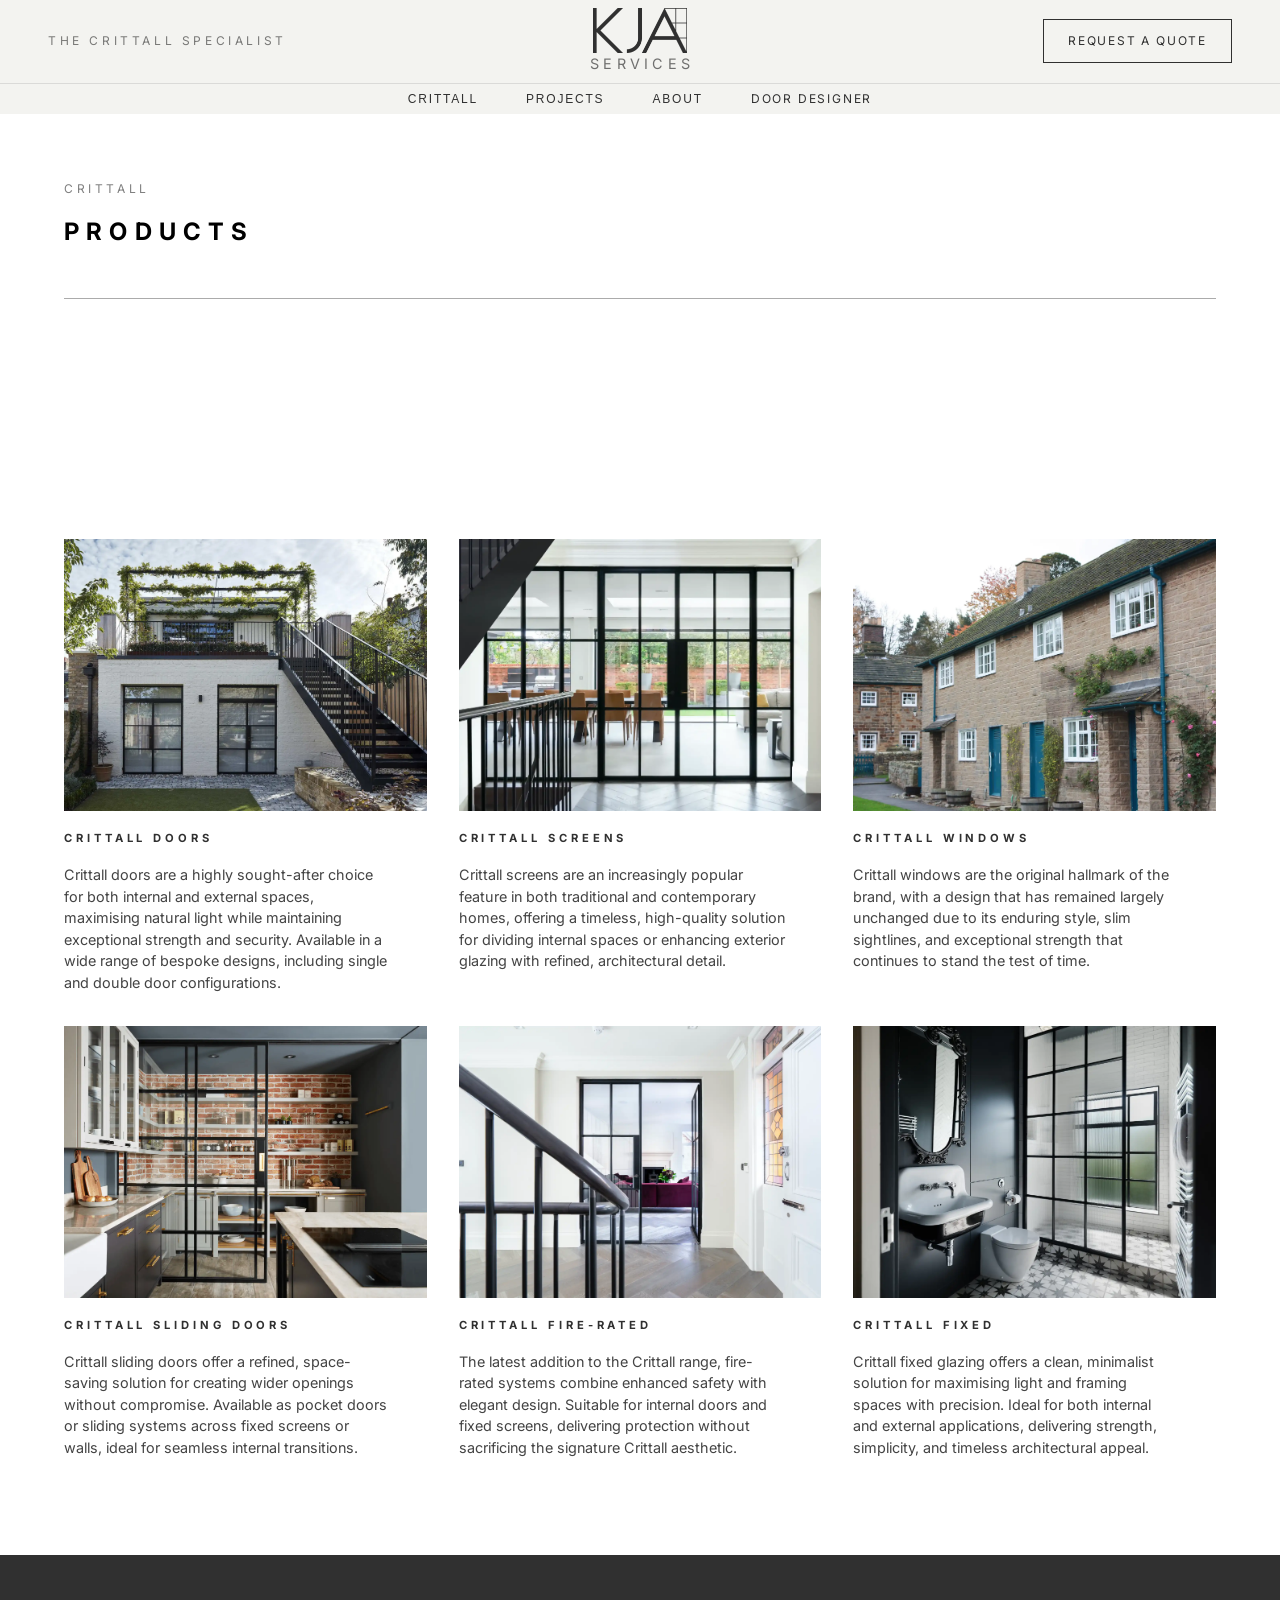
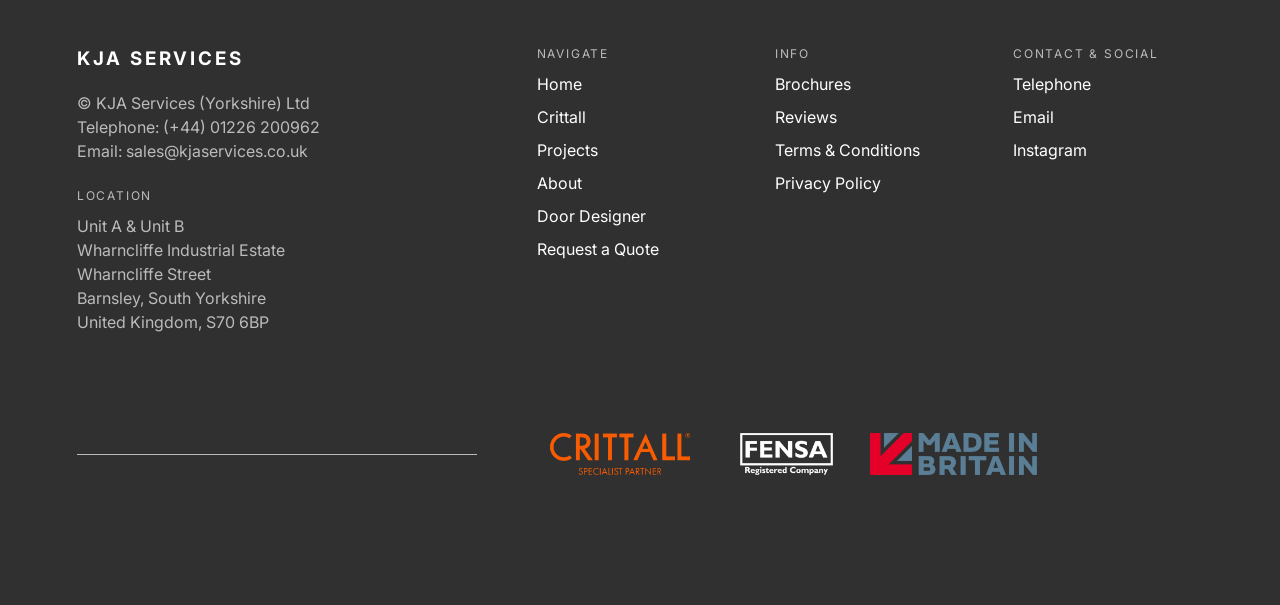
<file: products.html>
<!---HEAD✅--->

<!DOCTYPE html>
<html lang="en">
<head>

<meta charset="UTF-8">
<meta name="viewport" content="width=device-width, initial-scale=1">

<!---Page_Specific❗--->

<title>Crittall — KJA Services</title>

<!---Page_Specific❗--->

<meta name="description" content="Crittall steel doors, screens and windows installed across the UK & Ireland. Approved specialists with over 25 years of experience delivering bespoke steel glazing solutions.">

<!---Global✅--->

<meta name="robots" content="index, follow">

<!---Page_Specific❗--->

<link rel="canonical" href="https://www.kjaservices.co.uk/crittall">

<!---HEAD---Mobile✅--->

<meta name="theme-color" content="#303030">
<meta name="format-detection" content="telephone=no">

<style>
.mobile-menu { transform: translate3d(-100%,0,0); }
</style>

<!---HEAD---Fonts✅--->

<link rel="preconnect" href="https://fonts.googleapis.com">
<link rel="preconnect" href="https://fonts.gstatic.com" crossorigin>
<link href="https://fonts.googleapis.com/css2?family=Inter:wght@400&display=swap" rel="stylesheet">

<!---HEAD---Style✅--->

<link rel="stylesheet" href="style.css">

<!---HEAD---Open_Graph✅--->

<meta property="og:title" content="KJA Services | The Crittall Specialist">
<meta property="og:description" content="Award-winning Crittall specialists installing Steel Doors, Screens and Windows across the UK and Ireland.">
<meta property="og:type" content="website">
<meta property="og:url" content="https://www.kjaservices.co.uk/">
<meta property="og:image" content="https://www.kjaservices.co.uk/images/social_preview.png">
<meta property="og:site_name" content="KJA Services">
<meta property="og:locale" content="en_GB">

<!---HEAD---Favicon✅--->

<link rel="icon" href="/favicon.png" sizes="180x180" type="image/png">
<link rel="apple-touch-icon" href="/favicon.png">

<!---HEAD---Structured_Data:Business✅--->

<script type="application/ld+json">
{
"@context": "https://schema.org",
"@type": "HomeAndConstructionBusiness",
"@id": "https://www.kjaservices.co.uk/#business",
"name": "KJA Services",
"url": "https://www.kjaservices.co.uk/",
"logo": "https://www.kjaservices.co.uk/images/business_logo.png",
"image": "https://www.kjaservices.co.uk/images/social_preview.png",
"description": "Award-winning Crittall specialists installing Steel Doors, Screens and Windows across the UK and Ireland.",
"telephone": "+441226200962",
"foundingDate": "1997",

"address": {
"@type": "PostalAddress",
"streetAddress": "Unit A & Unit B, Wharncliffe Industrial Estate, Wharncliffe Street",
"addressLocality": "Barnsley",
"addressRegion": "South Yorkshire",
"postalCode": "S70 6BP",
"addressCountry": "GB"
},

"areaServed": [
{
"@type": "Country",
"name": "United Kingdom"
},
{
"@type": "Country",
"name": "Ireland"
}
],

"sameAs": [
"https://www.instagram.com/kjaservices"
]
}
</script>

<!---HEAD---Structured_Data:Services✅--->

<script type="application/ld+json">
{
"@context": "https://schema.org",
"@type": "Service",
"serviceType": "Crittall Steel Doors, Screens and Windows Installation",
"provider": {
"@id": "https://www.kjaservices.co.uk/#business"
},

"areaServed": [
{
"@type": "Country",
"name": "United Kingdom"
},
{
"@type": "Country",
"name": "Ireland"
}
],

"hasOfferCatalog": {
"@type": "OfferCatalog",
"name": "Crittall Installation",
"itemListElement": [

{
"@type": "Offer",
"itemOffered": {
"@type": "Service",
"name": "Crittall Steel Doors Installation"
}
},

{
"@type": "Offer",
"itemOffered": {
"@type": "Service",
"name": "Crittall Steel Screens Installation"
}
},

{
"@type": "Offer",
"itemOffered": {
"@type": "Service",
"name": "Crittall Steel Windows Installation"
}
},

{
"@type": "Offer",
"itemOffered": {
"@type": "Service",
"name": "Crittall Steel Sliding Doors Installation"
}
},

{
"@type": "Offer",
"itemOffered": {
"@type": "Service",
"name": "Crittall Steel Fire-Rated Doors Installation"
}
},

{
"@type": "Offer",
"itemOffered": {
"@type": "Service",
"name": "Crittall Steel Fixed Installation"
}
}

]
}
}
</script>

<!---HEAD---Structured_Data:Website✅--->

<script type="application/ld+json">
{
"@context": "https://schema.org",
"@type": "WebSite",
"url": "https://www.kjaservices.co.uk/",
"name": "KJA Services",
"publisher": {
"@id": "https://www.kjaservices.co.uk/#business"
}
}
</script>

<!---HEAD---Google_Analytics✅--->

<script async src="https://www.googletagmanager.com/gtag/js?id=G-CEJVWQ58V5"></script>
<script>
window.dataLayer = window.dataLayer || [];
function gtag(){dataLayer.push(arguments);}
gtag('js', new Date());

gtag('config', 'G-CEJVWQ58V5');
</script>

</head>
<body>

<!---NAVIGATION✅--->

<header class="site-header">

<div class="nav-top">

<div class="nav-slogan">
The Crittall Specialist
</div>

<a href="/" class="logo">
<div class="logo-icon">
<img src="images/logo.png" class="logo-main" alt="KJA Services">
<img src="images/logo_hover.png" class="logo-hover" alt="KJA Services">
</div>
<span class="logo-light">Services</span>
</a>

<a href="/quote" class="cta">Request a Quote</a>

<div class="menu-toggle">
<span></span>
<span></span>
<span></span>
</div>
</div>

<div class="nav-bottom">

<nav class="nav-links">
<div class="dropdown">
<button>Crittall</button>
<div class="dropdown-menu">
<a href="/crittall">Crittall</a>
<a href="/products">Products</a>
<a href="/services">Services</a>
</div>
</div>

<div class="dropdown">
<button>Projects</button>
<div class="dropdown-menu">
<a href="/projects">Projects</a>
<a href="/case-studies">Case Studies</a>
<a href="/videos">Videos</a>
</div>
</div>

<div class="dropdown">
<button>About</button>
<div class="dropdown-menu">
<a href="/about">About</a>
<a href="/awards-articles">Awards & Articles</a>
<a href="/faq">FAQ</a>
</div>
</div>

<a href="/door-designer" class="nav-link">Door Designer</a>

</nav>
</div>

<div class="mobile-menu">

<div class="mobile-dropdown">
<div class="mobile-title">Crittall ▽</div>
<div class="mobile-sub">
<a href="/crittall">Crittall</a>
<a href="/products">Products</a>
<a href="/services">Services</a>
</div>
</div>

<div class="mobile-dropdown">
<div class="mobile-title">Projects ▽</div>
<div class="mobile-sub">
<a href="/projects">Projects</a>
<a href="/case-studies">Case Studies</a>
<a href="/videos">Videos</a>
</div>
</div>

<div class="mobile-dropdown">
<div class="mobile-title">About ▽</div>
<div class="mobile-sub">
<a href="/about">About</a>
<a href="/awards-articles">Awards & Articles</a>
<a href="/faq">FAQ</a>
</div>
</div>

<a href="/door-designer" class="mobile-link">Door Designer</a>

<a href="/quote" class="mobile-cta">Request a Quote</a>

</div>
</header>

<!---SECTION_INTRODUCTION✅--->

<section class="section sitewide">

<span class="introduction">Crittall</span>

<h1>Products</h1>

<hr class="divider">

</section>

<!---PRODUCTS--->

<section class="section fade-in">
  <div class="products-grid alt">

    <a href="/crittall-doors" class="product-item">
      <img src="images/products/01/01.webp" alt="Crittall Steel Doors">
      <div class="product-info">
        <h3>Crittall Doors</h3>
        <p>Crittall doors are a highly sought-after choice for both internal and external spaces, maximising natural light while maintaining exceptional strength and security. Available in a wide range of bespoke designs, including single and double door configurations.</p>
      </div>
    </a>

    <a href="/crittall-screens" class="product-item">
      <img src="images/products/02/01.webp" alt="Crittall Steel Screens">
      <div class="product-info">
        <h3>Crittall Screens</h3>
        <p>Crittall screens are an increasingly popular feature in both traditional and contemporary homes, offering a timeless, high-quality solution for dividing internal spaces or enhancing exterior glazing with refined, architectural detail.</p>
      </div>
    </a>

    <a href="/crittall-windows" class="product-item">
      <img src="images/products/03/01.webp" alt="Crittall Steel Windows">
      <div class="product-info">
        <h3>Crittall Windows</h3>
        <p>Crittall windows are the original hallmark of the brand, with a design that has remained largely unchanged due to its enduring style, slim sightlines, and exceptional strength that continues to stand the test of time.</p>
      </div>
    </a>

    <a href="/crittall-sliding-doors" class="product-item">
      <img src="images/products/04/01.webp" alt="Crittall Steel Sliding Doors">
      <div class="product-info">
        <h3>Crittall Sliding Doors</h3>
        <p>Crittall sliding doors offer a refined, space-saving solution for creating wider openings without compromise. Available as pocket doors or sliding systems across fixed screens or walls, ideal for seamless internal transitions.</p>
      </div>
    </a>

    <a href="/crittall-fire-rated" class="product-item">
      <img src="images/products/05/01.webp" alt="Crittall Steel Fire-Rated Doors">
      <div class="product-info">
        <h3>Crittall Fire-Rated</h3>
        <p>The latest addition to the Crittall range, fire-rated systems combine enhanced safety with elegant design. Suitable for internal doors and fixed screens, delivering protection without sacrificing the signature Crittall aesthetic.</p>
      </div>
    </a>

    <a href="/crittall-fixed" class="product-item">
      <img src="images/products/06/01.webp" alt="Crittall Steel Fixed">
      <div class="product-info">
        <h3>Crittall Fixed</h3>
        <p>Crittall fixed glazing offers a clean, minimalist solution for maximising light and framing spaces with precision. Ideal for both internal and external applications, delivering strength, simplicity, and timeless architectural appeal.</p>
      </div>
    </a>

  </div>
</section>

<!---FOOTER✅--->

<footer class="footer">
<div class="footer-inner">

<div class="footer-text">

<h3>KJA Services</h3>

<p>© KJA Services (Yorkshire) Ltd<br>
Telephone: (+44) 01226 200962<br>
Email: sales@kjaservices.co.uk</p>

<br>

<span class="footer-title">Location</span>

<p>Unit A & Unit B<br>
Wharncliffe Industrial Estate<br>
Wharncliffe Street<br>
Barnsley, South Yorkshire<br>
United Kingdom, S70 6BP</p></div>

<div class="footer-links">

<div>
<span class="footer-title">Navigate</span>
<a href="/">Home</a>
<a href="/crittall">Crittall</a>
<a href="/projects">Projects</a>
<a href="/about">About</a>
<a href="/door-designer">Door Designer</a>
<a href="/quote">Request a Quote</a>
</div>

<div>
<span class="footer-title">Info</span>
<a href="/brochures">Brochures</a>
<a href="/reviews">Reviews</a>
<a href="/terms">Terms & Conditions</a>
<a href="/privacy">Privacy Policy</a>
</div>

<div>
<span class="footer-title">Contact & Social</span>
<a href="tel:+441226200962">Telephone</a>
<a href="mailto:sales@kjaservices.co.uk">Email</a>
<a href="https://www.instagram.com/kjaservices" target="_blank" rel="noopener noreferrer">Instagram</a>
</div>
</div>

<div class="footer-divider"></div>

<div class="footer-grid">

<div class="footer-left">
<img src="images/crittall_logo.png" alt="Crittall Logo">
</div>

<div class="footer-center">
<img src="images/fensa_logo.png" alt="FENSA Logo">
</div>

<div class="footer-right">
<img src="images/made_in_britain_logo.png" alt="Made in Britain Logo">
</div>

<div class="footer-reviews">
<script src="https://elfsightcdn.com/platform.js" async></script>
<div class="elfsight-app-a3edc7b7-a31a-4ff6-9f54-83a58d72ba15" data-elfsight-app-lazy></div>
</div>
</div>

<!---SCRIPT✅--->

<script src="script.js" defer></script>

</body>
</html>
</file>
<file: style.css>
/*INDEX✅*/

* {
margin: 0;
padding: 0;
box-sizing: border-box;
}

body {
font-family: 'Inter', system-ui, -apple-system, sans-serif;
line-height: 1.5;
overflow-x: hidden;
}

img, video {
width: 100%;
height: 100%;
object-fit: cover;
display: block;
}

/*TYPOGRAPHY✅*/

h1, h2, h3 {
text-transform: uppercase;
letter-spacing: .3em;
}

p {
color: #303030;
}

.introduction {
text-transform: uppercase;
font-size: .75rem;
letter-spacing: .3em;
opacity: .5;
margin-bottom: 1rem;
display: block;
}

/*NAVIGATION✅*/

.site-header {
position: fixed;
width: 100%;
background: #f3f3f0;
z-index: 1000;
transition: background .3s ease;
}

.site-header.is-overlay {
background: rgba(243,243,240,.67);
backdrop-filter: blur(6px);
-webkit-backdrop-filter: blur(6px);
}

.nav-top {
max-width: 1200px;
margin: auto;
padding: .5rem;
display: grid;
grid-template-columns: 1fr auto 1fr auto;
align-items: center;
}

.nav-slogan {
text-transform: uppercase;
font-size: .75rem;
letter-spacing: .3em;
opacity: .5;
cursor: default;
}

.logo {
display: flex;
flex-direction: column;
align-items: center;
text-decoration: none;
color: #303030;
letter-spacing: .3em;
text-transform: uppercase;
font-size: .9rem;
}

.logo-icon {
height: 45px;
position: relative;
}

.logo-icon img {
width: auto;
}

.logo-hover {
position: absolute;
top: 0;
opacity: 0;
transition: opacity .3s ease;
}

.logo:hover .logo-hover {
opacity: 1;
}

.logo-light {
opacity: .67;
transform: translateX(.15em);
transition: opacity .3s ease;
}

.logo:hover .logo-light {
opacity: 1;
}

.nav-bottom {
border-top: 1px solid rgba(0,0,0,.1);
}

.nav-links {
display: flex;
justify-content: center;
align-items: center;
gap: 3rem;
}

.dropdown {
position: relative;
}

.dropdown button {
background: none;
border: none;
font-size: .75rem;
letter-spacing: .15em;
text-transform: uppercase;
cursor: pointer;
color: #303030;
padding: .5rem 0;
}

.dropdown-menu {
position: absolute;
left: -1.5rem;
transform: translateY(12px);
background: #303030;
min-width: 180px;
padding: 1rem 0;
opacity: 0;
pointer-events: none;
transition: transform .3s ease, opacity .3s ease;
}

.dropdown:hover .dropdown-menu {
opacity: 1;
transform: translateY(0);
pointer-events: auto;
}

.dropdown-menu a {
display: block;
padding: .5rem 1.5rem;
color: #fff;
text-decoration: none;
font-size: .9rem;
transition: opacity .3s ease;
}

.dropdown-menu a:hover {
opacity: .5;
}

.nav-link {
font-size: .75rem;
letter-spacing: .15em;
text-transform: uppercase;
text-decoration: none;
color: #303030;
transition: opacity .3s ease;
}

.nav-link:hover {
opacity: .5;
}

.cta {
justify-self: end;
border: 1px solid #303030;
padding: .75rem 1.5rem;
font-size: .75rem;
letter-spacing: .15em;
text-transform: uppercase;
text-decoration: none;
color: #303030;
transition: .3s ease;
}

.cta:hover {
background: #303030;
color: #fff;
}

.menu-toggle {
display: none;
width: 30px;
height: 20px;
position: relative;
cursor: pointer;
z-index: 3000;
}

.menu-toggle span {
position: absolute;
width: 100%;
height: 2px;
background: #303030;
transition: .3s ease;
}

.menu-toggle span:nth-child(1){ top: 0; }
.menu-toggle span:nth-child(2){ top: 9px; }
.menu-toggle span:nth-child(3){ bottom: 0; }

.menu-toggle.active span:nth-child(1){
transform: rotate(45deg);
top: 9px;
}

.menu-toggle.active span:nth-child(2){
opacity: 0;
}

.menu-toggle.active span:nth-child(3){
transform: rotate(-45deg);
bottom: 9px;
}

.mobile-menu {
position: fixed;
top: 0;
width: 100%;
height: 100dvh;
background: #f3f3f0;
padding: 3rem;
display: flex;
flex-direction: column;
gap: 3rem;
transform: translateX(-100%);
transition: .6s ease;
}

.mobile-menu.active {
transform: translateX(0);
}

body.menu-open {
overflow: hidden;
}

.mobile-title {
font-size: 1.5rem;
color: #303030;
cursor: pointer;
}

.mobile-sub {
max-height: 0;
overflow: hidden;
transition: .6s ease;
display: flex;
flex-direction: column;
gap: 1rem;
margin-top: 1rem;
}

.mobile-sub a {
text-decoration: none;
letter-spacing: .15em;
text-transform: uppercase;
color: #303030;
opacity: .5;
padding: .5rem 0;
transition: opacity .3s ease;
}

.mobile-sub a:hover {
opacity: 1;
}

.mobile-dropdown.active .mobile-sub {
max-height: 180px;
}

.mobile-link {
font-size: 1.5rem;
color: #303030;
text-decoration: none;
}

.mobile-cta {
margin-top: 1rem;
border: 1px solid #303030;
padding: .75rem 1.5rem;
width: fit-content;
text-decoration: none;
color: #303030;
font-size: .9rem;
letter-spacing: .15em;
text-transform: uppercase;
transition: .3s ease;
}

.mobile-cta:hover {
background: #303030;
color: #fff;
}

@media (max-width:768px){
.logo-hover, .nav-bottom, .cta, .nav-slogan {
display:none;
}

.nav-top {
grid-template-columns: auto 1fr auto;
}

.menu-toggle {
display:block;
justify-self:end;
}
}

/*BANNER_IMAGE/VIDEO✅*/

.banner {
position: relative;
height: 100vh;
}

.banner-video-native {
position: absolute;
inset: 0;
}

.banner-video-native {
opacity: 0;
transition: opacity 1.2s ease;
}

.banner-video.loaded .banner-video-native {
opacity: 1;
}

.banner::after {
content: "";
position: absolute;
inset: 0;
background: linear-gradient(
to bottom,
rgba(0,0,0,.3),
rgba(0,0,0,.81)
);
}

.banner-overlay {
position: absolute;
inset: 0;
display: flex;
align-items: center;
justify-content: center;
z-index: 1;
opacity: 0;
transition: opacity 3s ease;
}

.banner-overlay.visible {
opacity: 1;
}

.banner-content {
padding: .75rem;
padding-left: 1.5rem;
border-left: 3px solid #f75c03;
max-width: 900px;
}

.banner h1 {
font-size: 2.4rem;
color: #fff;
margin-bottom: 24px;
}

.banner p {
font-size: 1.2rem;
color: #fff;
opacity: .75;
}

/*SECTION✅*/

.section {
max-width: 1440px;
width: 90%;
margin: 0 auto;
padding: clamp(6rem, 6vw, 9rem) 0;
}

/*CONTENT✅*/

.content {
display: grid;
grid-template-columns: 1fr 1fr;
gap: 3rem;
align-items: center;
}

.content + .content {
margin-top: 3rem;
}

.content:nth-child(odd) .content-image {
order: -1;
}

.content-text p {
margin-top: 1.5rem;
}

.group-spacing {
margin-top: 1.5rem;
}

.content-list {
list-style: none;
}

.content-list li {
position: relative;
padding-left: 1.8rem;
margin-bottom: 1rem;
text-transform: uppercase;
font-size: .75rem;
letter-spacing: .3em;
color: #303030;
}

.content-list li::before {
content: "✓";
position: absolute;
left: 0;
top: -3px;
font-size: 1rem;
font-weight: bold;
color: #f75c03;
}

.content-link {
color: #303030;
text-decoration: none;
position: relative;
display: block;
width: fit-content;
margin: .6rem 0;
}

.content-link::before {
content: "";
position: absolute;
bottom: 0;
width: 100%;
height: 1px;
background: rgba(0,0,0,.25);
}

.content-link::after {
content: "";
position: absolute;
left: 0;
bottom: 0;
width: 0;
height: 1px;
background: #303030;
transition: width .6s;
}

.content-link:hover::after {
width: 100%;
}

.image-link {
display: block;
position: relative;
overflow: hidden;
}

.image-link img {
transition: transform .75s;
}

.image-link:hover img {
transform: scale(1.05);
}

.badge {
position: absolute;
bottom: 1rem;
left: 1rem;
width: 120px;
height: 120px;
}

.badge-bg {
fill: rgba(0,0,0,.67);
}

.badge-ring {
fill: #fff;
font-size: 12px;
letter-spacing: 3px;
text-anchor: middle;
text-transform: uppercase;
}

.badge-text {
fill: #fff;
font-size: 10.5px;
letter-spacing: 1.5px;
text-anchor: middle;
text-transform: uppercase;
}

.badge-year {
fill: #fff;
font-size: 12px;
letter-spacing: 1.5px;
text-anchor: middle;
}

@media (max-width: 768px) {
.content {
grid-template-columns: 1fr;
}

.content .content-image {
order: 2 !important;
}
}

/*SLIDE-IN✅*/

.slide-in {
opacity: 0;
transform: translateX(-1.5rem);
transition: 1.2s;
}

.slide-in.visible {
opacity: 1;
transform: translateX(0);
}

/*PRODUCTS✅*/

.product-item {
overflow: hidden;
}

.product-item::before {
content: "";
position: absolute;
top: 15px;
left: 15px;
width: 75px;
height: 75px;
background: url("images/products.png") no-repeat center/contain;
transform: rotate(-15deg);
opacity: 0;
transition: opacity .75s ease;
z-index: 3;
}

.product-item:hover::before {
opacity: 1;
}

@media (max-width: 768px) {
.product-item::before {
opacity: 1;
width: 50px;
height: 50px;
}
}

.product-item img {
transition: transform .75s ease;
}

.products-grid {
display: grid;
grid-template-columns: repeat(3, 1fr);
gap: 1.5rem;
}

.product-item {
position: relative;
}

.product-item:hover img {
transform: scale(1.05);
}

.product-label {
position: absolute;
left: 1rem;
bottom: .75rem;
font-size: .75rem;
letter-spacing: .3em;
text-transform: uppercase;
color: #fff;
z-index: 1;
}

.product-item::after {
content: "";
position: absolute;
inset: 0;
background: linear-gradient(
to bottom,
rgba(0,0,0,0),
rgba(0,0,0,.5)
);
}

.fade-in {
opacity: 0;
transition: opacity 1.5s;
}

.fade-in.visible {
opacity: 1;
}

@media (max-width: 768px) {
.products-grid {
grid-template-columns: repeat(2, 1fr);
}

.product-label {
left: 50%;
transform: translateX(-50%);
white-space: nowrap;
}
}

/*CAROUSEL✅*/

.featured {
position: relative;
padding: 60px 0;
overflow: hidden;
}

.carousel {
display: flex;
gap: 30px;
padding: 0 10%;
}

.slide {
min-width: 67%;
opacity: .33;
transform: scale(.9);
transition: transform .6s ease, opacity .6s ease;
}

.slide.active {
opacity: 1;
transform: scale(1);
}

.slide:not(.active) {
filter: grayscale(50%);
}

.slide-image {
overflow: hidden;
}

.slide-image img {
transition: transform .75s ease;
}

.slide.active:hover img {
transform: scale(1.05);
}

.slide-overlay {
position: absolute;
bottom: 0;
width: 100%;
padding: 30px;
color: #fff;
background: linear-gradient(to top, rgba(0,0,0,1), transparent);
}

.slide-overlay h3 {
font-size: 1rem;
}

.slide-overlay p {
margin-top: 6px;
text-transform: uppercase;
letter-spacing: .3rem;
font-size: .75rem;
color: #fff;
opacity: .75;
}

.nav {
position: absolute;
top: 50%;
transform: translateY(-50%);
width: 48px;
height: 96px;
display: flex;
align-items: center;
justify-content: center;
background: rgba(48,48,48,.5);
border: none;
cursor: pointer;
transition: background .3s ease;
}

.nav:hover {
background: rgba(48,48,48,1);
}

.nav svg {
stroke: #fff;
fill: none;
}

.prev { left: 15px; }
.next { right: 15px; }

@media (max-width: 768px) {
.carousel {
padding: 0 15px;
}

.slide {
min-width: 100%;
}

.slide-image {
aspect-ratio: 3 / 3;
}
}

/*DIVIDER✅*/

.divider {
border: none;
height: 1px;
background: rgba(0,0,0,.33);
}

/*CONTACT✅*/

.contact {
max-width: 1200px;
}

.contact p {
max-width: 600px;
margin: 1rem 0 3rem;
}

.btn {
display: flex;
justify-content: center;
padding: 1.2rem 1.5rem;
border: 1px solid #303030;
color: #303030;
text-decoration: none;
text-transform: uppercase;
font-size: .9rem;
letter-spacing: .15em;
transition: all .3s ease;
}

.btn:hover {
background: #303030;
color: #fff;
}

.contact-buttons {
display: grid;
grid-template-columns: repeat(4, 1fr);
gap: 1rem;
}

@media (max-width: 768px) {
.contact-buttons {
grid-template-columns: 1fr;
}
}

/*FOOTER✅*/

.footer {
background: #303030;
padding: 90px 6vw 90px;
}

.footer-inner {
max-width: 1200px;
margin: 0 auto;
display: grid;
grid-template-columns: 1.2fr 2fr;
gap: 60px;
}

.footer-text h3 {
text-transform: uppercase;
letter-spacing: .15em;
margin-bottom: 18px;
color: #fff;
}

.footer-text p {
color: #fff;
opacity: .67;
}

.footer-links {
display: grid;
grid-template-columns: repeat(3, 1fr);
gap: 48px;
}

.footer-title {
display: block;
margin-bottom: 9px;
font-size: .75rem;
letter-spacing: .15em;
text-transform: uppercase;
color: #fff;
opacity: .67;
}

.footer-links a {
display: block;
color: #fff;
text-decoration: none;
margin-bottom: 9px;
transition: opacity .3s ease, transform .3s ease;
}

.footer-links a:hover {
opacity: .67;
transform: translateX(3px);
}

@media (max-width: 768px) {
.footer-inner {
grid-template-columns: 1fr;
}

.footer-links {
grid-template-columns: 1fr;
}
}

.footer-divider {
height: 1px;
background: #fff;
opacity: .67;
margin: 60px 0;
}

.footer-grid {
display: grid;
grid-template-columns: repeat(4, 1fr);
align-items: center;
}

.footer-reviews {
padding-left: 1.5rem;
}

@media (max-width: 768px) {
.footer-grid {
grid-template-columns: 1fr;
gap: 75px;
}

.footer-left,
.footer-center,
.footer-right {
justify-self: center;
}

.footer-left img,
.footer-center img,
.footer-right img {
max-height: 60px;
}
}

/*---❗❗❗NON_HOME❗❗❗---*/

/*SITEWIDE✅*/

.sitewide {
padding-top: 180px;
}

@media (max-width: 768px) {
.sitewide {
padding-top: 120px;
}
}

.sitewide .divider {
margin: 3rem 0;
border: none;
height: 1px;
background: rgba(0,0,0,.33);
}

/*CRITTALL_GRID✅*/

.crittall-grid {
display: grid;
grid-template-columns: repeat(3, 1fr);
gap: 3rem;
}

.crittall-image {
background: #f3f3f0;
padding: 3rem;
margin-bottom: 1.5rem;
position: relative;
}

.crittall-image::after {
content: "";
position: absolute;
inset: 15px;
border: 1px solid rgba(0,0,0,.1);
}

@media (max-width: 768px) {
.crittall-grid {
grid-template-columns: 1fr;
}
}

/*PROJECT_LINKS✅*/

.project-image {
position: relative;
}

.project-image .project-actions {
position: absolute;
right: 1.5rem;
top: 50%;
transform: translateY(-50%);
display: flex;
flex-direction: column;
gap: 1rem;
}

.project-image .btn {
background: rgba(243,243,240,.67);
backdrop-filter: blur(6px);
-webkit-backdrop-filter: blur(6px);
border: none;
}

.project-image .btn:hover {
background: #303030;
}

/*PRODUCTS_GRID*/

/* ALT GRID – clean, premium layout */
.products-grid.alt {
  grid-template-columns: repeat(3, 1fr);
  gap: 2rem;
}

/* card */
.products-grid.alt .product-item {
  display: block;
  position: relative;
  overflow: hidden;
  text-decoration: none;
  color: inherit;
}

/* remove all pseudo clutter */
.products-grid.alt .product-item::before,
.products-grid.alt .product-item::after {
  display: none;
}

/* image */
.products-grid.alt .product-item img {
  width: 100%;
  height: auto;
  display: block;
  transition: transform .8s ease;
}

/* subtle hover zoom */
.products-grid.alt .product-item:hover img {
  transform: scale(1.05);
}

/* content */
.products-grid.alt .product-info {
  padding-top: 1.2rem;
  max-width: 90%;
}

/* title */
.products-grid.alt .product-info h3 {
  font-size: .7rem;
  letter-spacing: .35em;
  text-transform: uppercase;
  margin-bottom: .6rem;
  color: #303030;
  text-decoration: none;
  transition: opacity .3s ease;
}

/* description */
.products-grid.alt .product-info p {
  font-size: .9rem;
  line-height: 1.5;
  opacity: .9;
  margin: 0;
  text-decoration: none;
}

/* subtle hover effect on text */
.products-grid.alt .product-item:hover h3 {
  opacity: .75;
}

/* optional: elegant underline animation on hover */
.products-grid.alt .product-info h3::after {
  content: "";
  display: block;
  width: 0;
  height: 1px;
  background: #f75c03;
  margin-top: .4rem;
  transition: width .4s ease;
}

.products-grid.alt .product-item:hover h3::after {
  width: 60px;
}

/* mobile */
@media (max-width: 768px) {
  .products-grid.alt {
    grid-template-columns: 1fr;
    gap: 2.5rem;
  }

  .products-grid.alt .product-info {
    max-width: 100%;
  }
}
</file>
